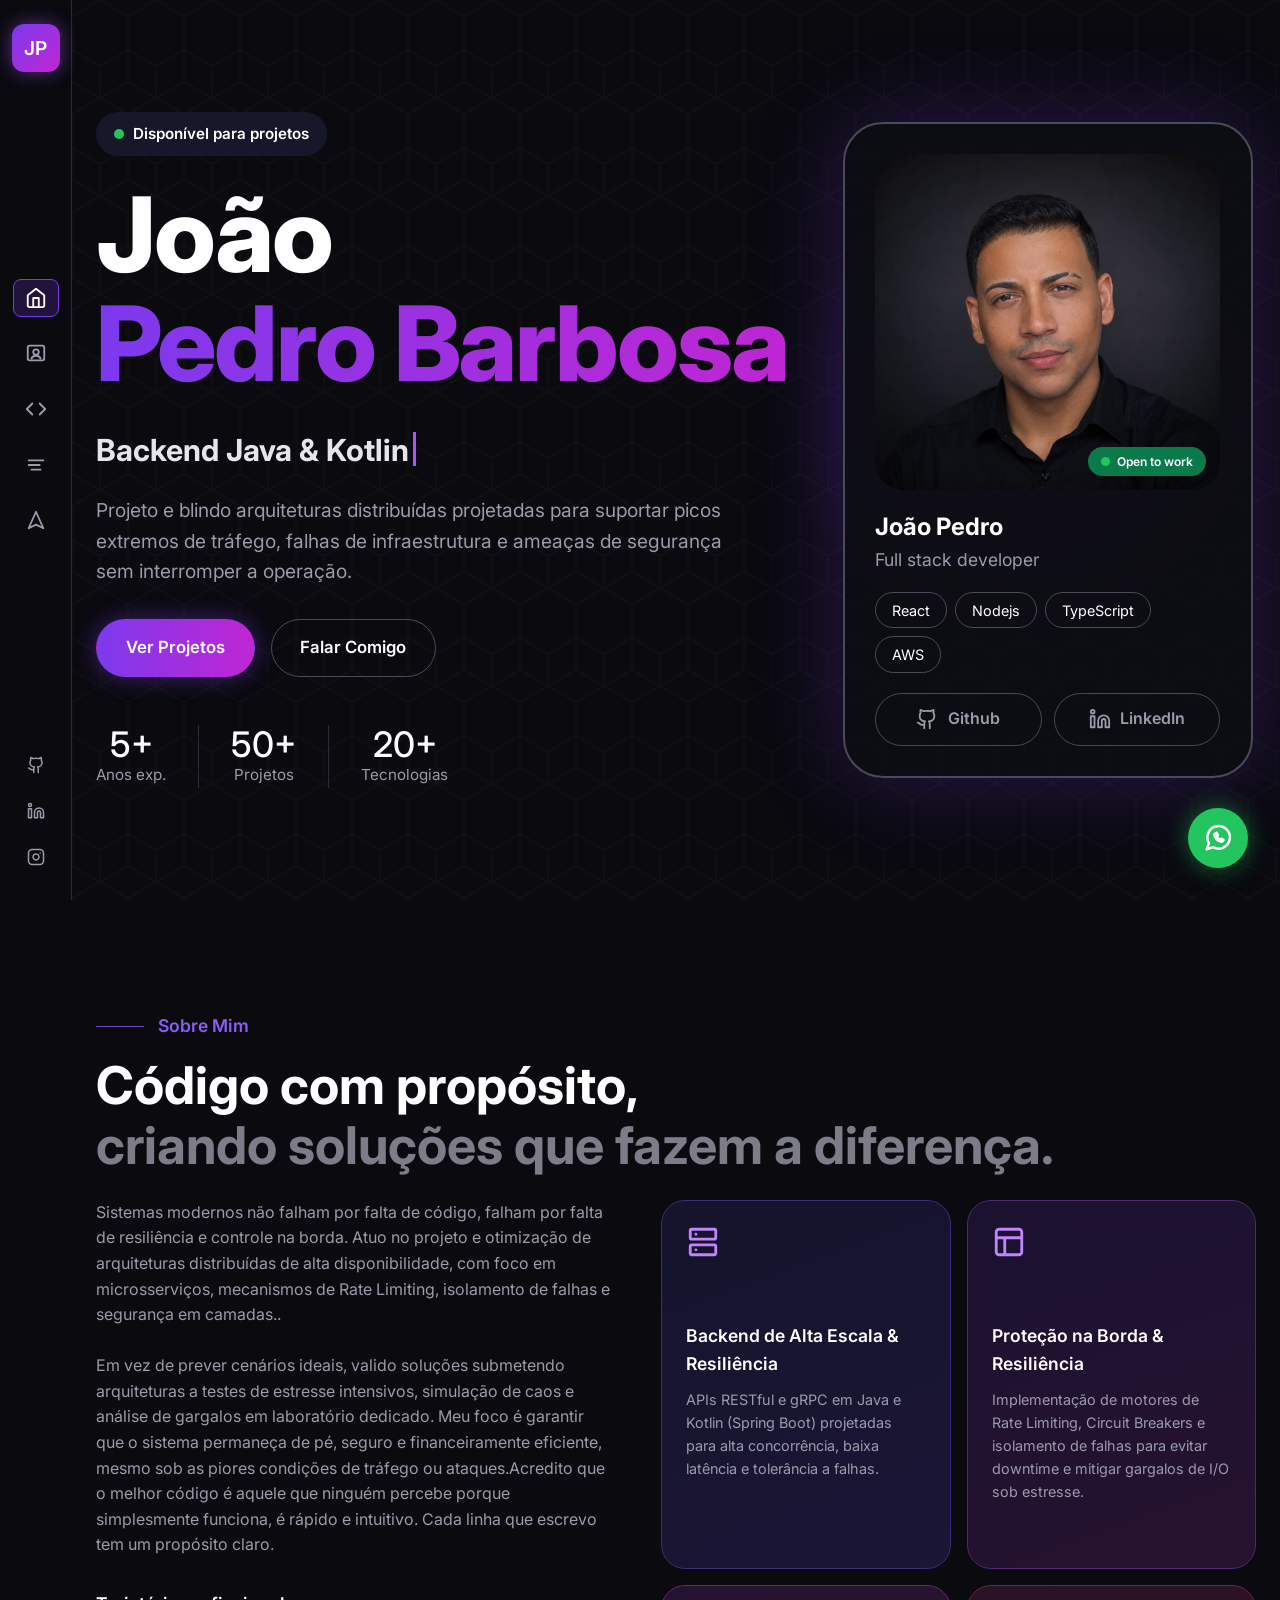
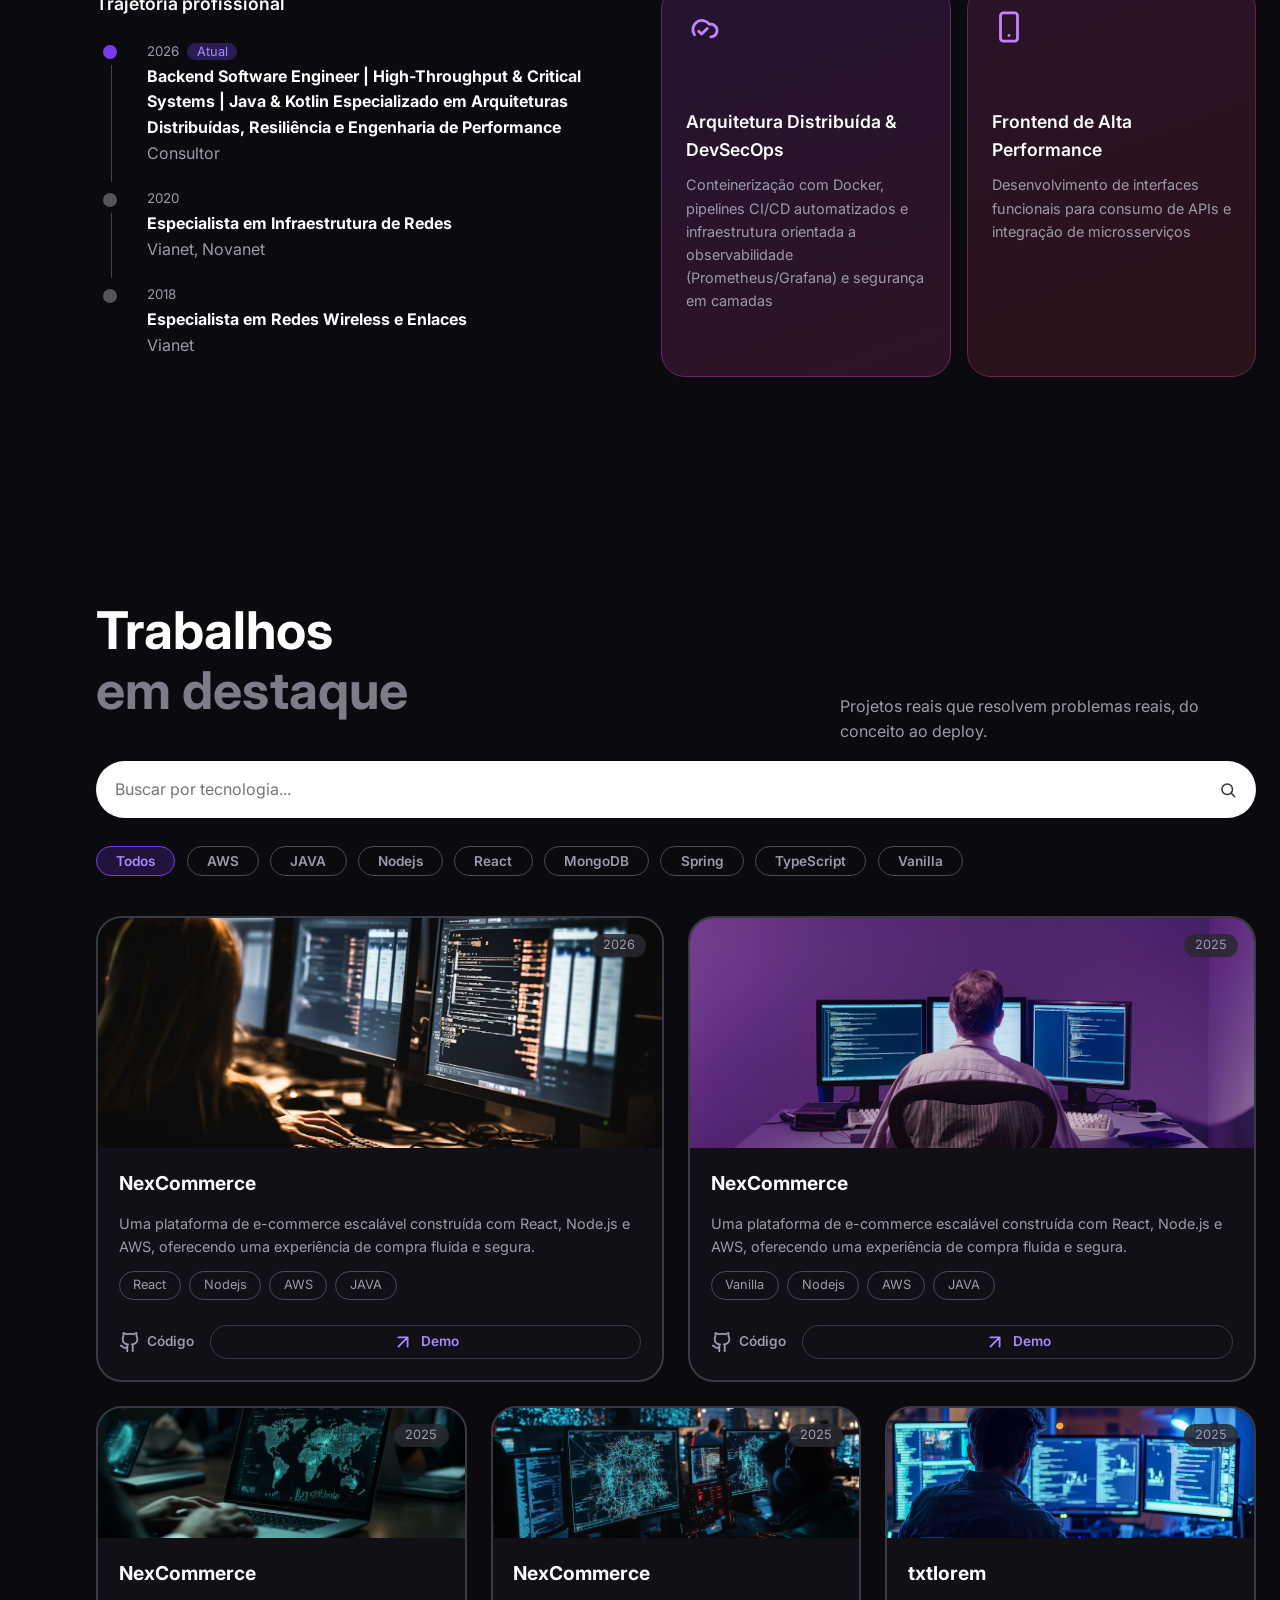
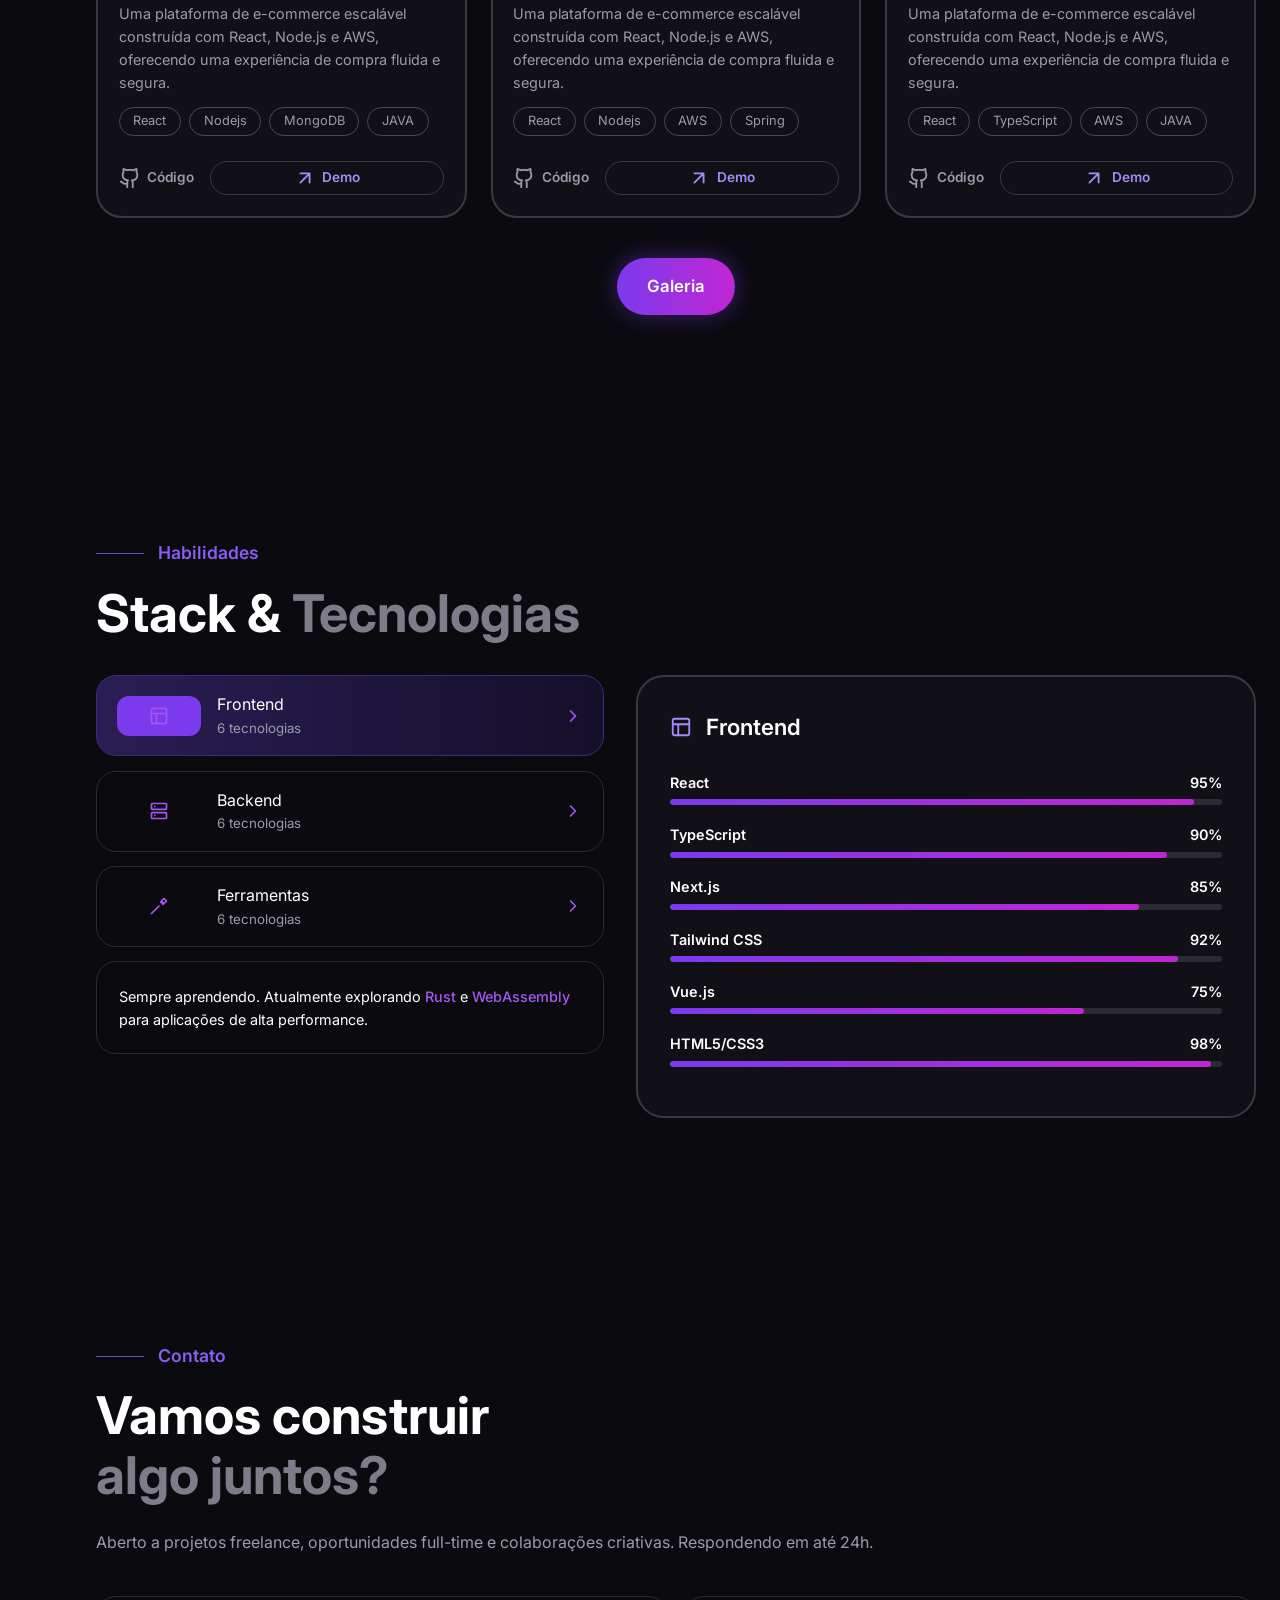
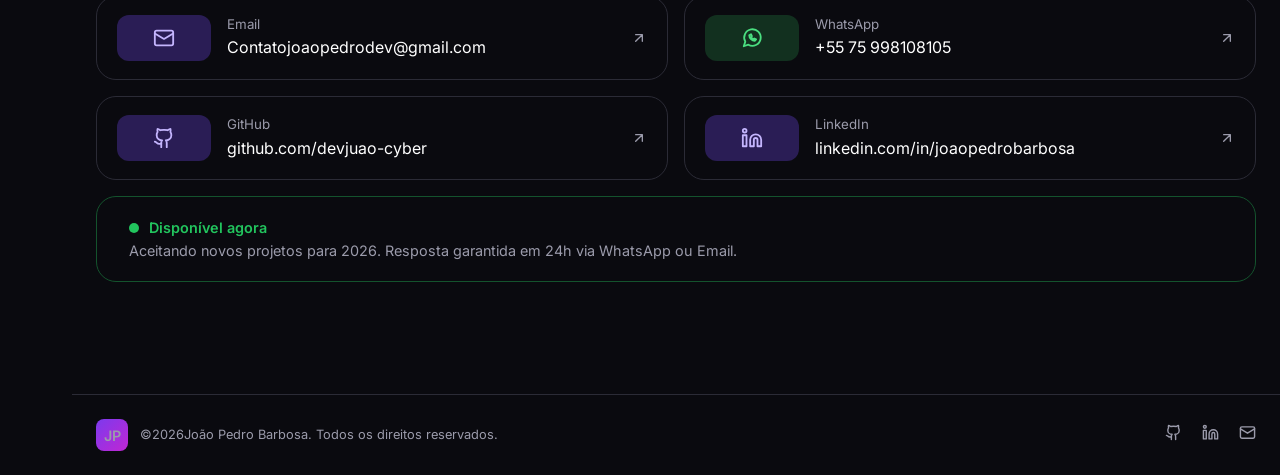
<file: index.html>
<!DOCTYPE html>
<html lang="pt-BR">
<head>
  <meta charset="utf-8">
  <meta name="viewport" content="width=device-width, initial-scale=1">
  <title>João Pedro Barbosa | Desenvolvedor</title>
  <meta name="description" content="Portfólio de João Pedro Barbosa: projetos, tecnologias e contato.">
  <meta name="theme-color" content="#0a0a0f">
  <link rel="preconnect" href="https://fonts.googleapis.com">
  <link rel="preconnect" href="https://fonts.gstatic.com" crossorigin>
  <link href="https://fonts.googleapis.com/css2?family=Inter:wght@400;500;600;700;800&display=swap" rel="stylesheet">
  <link rel="stylesheet" href="/style/style.css">
  <script src="/js/projetos.js" defer></script>
  <script src="/js/comum.js" defer></script>
  <script src="/js/script.js" defer></script>
</head>
<body>

<!-- Ícones (usados com <svg class="i"><use href="#i-nome"/></svg>) -->
<svg width="0" height="0" style="position:absolute" aria-hidden="true">
  <symbol id="i-home" viewBox="0 0 24 24"><path d="m3 9 9-7 9 7v11a2 2 0 0 1-2 2H5a2 2 0 0 1-2-2z"/><path d="M9 22V12h6v10"/></symbol>
  <symbol id="i-user" viewBox="0 0 24 24"><rect x="3" y="4" width="18" height="16" rx="2"/><circle cx="12" cy="11" r="3"/><path d="M7 18c1-2 3-3 5-3s4 1 5 3"/></symbol>
  <symbol id="i-code" viewBox="0 0 24 24"><path d="m16 18 6-6-6-6M8 6l-6 6 6 6"/></symbol>
  <symbol id="i-lines" viewBox="0 0 24 24"><path d="M4 7h16M4 12h12M7 17h10"/></symbol>
  <symbol id="i-send" viewBox="0 0 24 24"><path d="m12 3 8 18-8-4-8 4z"/></symbol>
  <symbol id="i-github" viewBox="0 0 24 24"><path d="M15 22v-4a4.8 4.8 0 0 0-1-3.5c3 0 6-2 6-5.5.08-1.25-.27-2.48-1-3.5.28-1.15.28-2.35 0-3.5 0 0-1 0-3 1.5-2.64-.5-5.36-.5-8 0C6 2 5 2 5 2c-.3 1.15-.3 2.35 0 3.5A5.4 5.4 0 0 0 4 9c0 3.5 3 5.5 6 5.5-.39.49-.68 1.05-.85 1.65S8.93 17.38 9 18v4"/><path d="M9 18c-4.51 2-5-2-7-2"/></symbol>
  <symbol id="i-linkedin" viewBox="0 0 24 24"><path d="M16 8a6 6 0 0 1 6 6v7h-4v-7a2 2 0 0 0-4 0v7h-4v-7a6 6 0 0 1 6-6z"/><rect width="4" height="12" x="2" y="9"/><circle cx="4" cy="4" r="2"/></symbol>
  <symbol id="i-instagram" viewBox="0 0 24 24"><rect width="20" height="20" x="2" y="2" rx="5"/><path d="M16 11.4A4 4 0 1 1 12.6 8 4 4 0 0 1 16 11.4z"/><path d="M17.5 6.5h.01"/></symbol>
  <symbol id="i-mail" viewBox="0 0 24 24"><rect width="20" height="16" x="2" y="4" rx="2"/><path d="m22 7-10 6L2 7"/></symbol>
  <symbol id="i-arrow" viewBox="0 0 24 24"><path d="M7 17 17 7M7 7h10v10"/></symbol>
  <symbol id="i-search" viewBox="0 0 24 24"><circle cx="11" cy="11" r="7"/><path d="m21 21-4.3-4.3"/></symbol>
  <symbol id="i-chev" viewBox="0 0 24 24"><path d="m9 18 6-6-6-6"/></symbol>
  <symbol id="i-whats" viewBox="0 0 24 24"><path d="M3 21l1.7-5A9 9 0 1 1 8 19.3z"/><path d="M9 9c0 3 3 6 6 6l1.5-1.5-2-1-1 .8c-1-.4-2-1.4-2.4-2.4l.8-1-1-2z"/></symbol>
  <symbol id="i-layout" viewBox="0 0 24 24"><rect x="3" y="3" width="18" height="18" rx="2"/><path d="M3 9h18M9 21V9"/></symbol>
  <symbol id="i-server" viewBox="0 0 24 24"><rect x="3" y="3" width="18" height="7" rx="1"/><rect x="3" y="14" width="18" height="7" rx="1"/><path d="M7 6.5h.01M7 17.5h.01"/></symbol>
  <symbol id="i-cloud" viewBox="0 0 24 24"><path d="M17.5 19a4.5 4.5 0 1 0-1-8.9A6 6 0 1 0 6 17.5"/><path d="m9 15 2 2 4-4"/></symbol>
  <symbol id="i-phone" viewBox="0 0 24 24"><rect x="6" y="2" width="12" height="20" rx="2"/><path d="M12 18h.01"/></symbol>
  <symbol id="i-tools" viewBox="0 0 24 24"><path d="M14 7l3 3M3 21l9-9m3-6 3-3 3 3-3 3z"/></symbol>
</svg>

<!-- ===== BARRA LATERAL: (script.js) ===== -->
<aside class="side">
  <a class="logo" href="#inicio" aria-label="Voltar ao início">JP</a>
  <nav class="side-nav" aria-label="Seções do site">
    <a href="#inicio" title="Início" aria-label="Início"><svg class="i"><use href="#i-home"/></svg></a>
    <a href="#sobre" title="Sobre" aria-label="Sobre"><svg class="i"><use href="#i-user"/></svg></a>
    <a href="#projetos" title="Projetos" aria-label="Projetos"><svg class="i"><use href="#i-code"/></svg></a>
    <a href="#habilidades" title="Habilidades" aria-label="Habilidades"><svg class="i"><use href="#i-lines"/></svg></a>
    <a href="#contato" title="Contato" aria-label="Contato"><svg class="i"><use href="#i-send"/></svg></a>
  </nav>
  <div class="side-soc">
    <a href="https://github.com/devjuao-cyber" aria-label="GitHub" rel="noopener"><svg class="i"><use href="#i-github"/></svg></a>
    <a href="https://linkedin.com/in/joaopedrobarbosa" aria-label="LinkedIn" rel="noopener"><svg class="i"><use href="#i-linkedin"/></svg></a>
    <!-- TODO: coloque o link do seu Instagram -->
    <a  href="https://www.instagram.com/juao_barbosa/" target="_blank"  aria-label="Instagram"><svg class="i"><use  href="#i-instagram"/></svg></a>
  </div>
</aside>

<a class="whats" href="https://wa.me/5575998108105" target="_blank" aria-label="Conversar no WhatsApp" rel="noopener"><svg class="i"><use href="#i-whats"/></svg></a>

<main>

<!-- ===== 1. INÍCIO ===== -->
<section class="sec hero" id="inicio">
  <div class="wrap hero-grid">
    <div>
      <p class="badge"><span class="dot"></span>Disponível para projetos</p>
      <h1>João<br><span class="grad">Pedro Barbosa</span></h1>
      <!-- Texto que escreve e apaga sozinho: as frases ficam em script.js (DADOS.frases) -->
      <p class="role"><span id="digitando">Desenvolvedor Frontend</span><span class="caret" aria-hidden="true"></span></p>
      <p class="lead">Projeto e blindo arquiteturas distribuídas projetadas para suportar picos extremos de tráfego, falhas de infraestrutura e ameaças de segurança sem interromper a operação.</p>
      <p class="actions">
        <a class="btn btn-main" href="#projetos">Ver Projetos</a>
        <a class="btn btn-line" href="#contato">Falar Comigo</a>
      </p>
      <dl class="stats">
        <div><dt>5+</dt><dd>Anos exp.</dd></div>
        <div><dt>50+</dt><dd>Projetos</dd></div>
        <div><dt>20+</dt><dd>Tecnologias</dd></div>
      </dl>
    </div>

    <aside class="profile">
      <div class="photo">
        <img src="/img/foto-perfil.jpeg" alt="Foto de João Pedro Barbosa" width="344" height="336">
        <span class="open"><span class="dot"></span>Open to work</span>
      </div>
      <h2>João Pedro</h2>
      <p class="sub">Full stack developer</p>
      <ul class="chips"><li>React</li><li>Nodejs</li><li>TypeScript</li><li>AWS</li></ul>
      <p class="p-links">
        <a class="btn btn-line" href="https://github.com/devjuao-cyber" target="_blank" rel="noopener"><svg class="i"><use href="#i-github"/></svg>Github</a>
        <a class="btn btn-line" href="https://www.linkedin.com/in/jo%C3%A3o-pedro-barbosa-075890139/" target="_blank" rel="noopener"><svg class="i"><use href="#i-linkedin"/></svg>LinkedIn</a>
      </p>
    </aside>
  </div>
</section>

<!-- ===== 2. SOBRE (cartões e trajetória vêm de script.js) ===== -->
<section class="sec" id="sobre">
  <div class="wrap">
    <p class="eyebrow">Sobre Mim</p>
    <h2>Código com propósito,<br><span class="dim">criando soluções que fazem a diferença.</span></h2>
    <div class="about-grid">
      <div>
        <p class="muted">Sistemas modernos não falham por falta de código, falham por falta de resiliência e controle na borda. Atuo no projeto e otimização de arquiteturas distribuídas de alta disponibilidade, com foco em microsserviços, mecanismos de Rate Limiting, isolamento de falhas e segurança em camadas..
          <br><br>
        Em vez de prever cenários ideais, valido soluções submetendo arquiteturas a testes de estresse intensivos, simulação de caos e análise de gargalos em laboratório dedicado. Meu foco é garantir que o sistema permaneça de pé, seguro e financeiramente eficiente, mesmo sob as piores condições de tráfego ou ataques.Acredito que o melhor código é aquele que ninguém percebe porque simplesmente funciona, é rápido e intuitivo. Cada linha que escrevo tem um propósito claro.</p>
        <h3>Trajetória profissional</h3>
        <ol class="timeline" id="timeline"></ol>
      </div>
      <div class="feats" id="feats"></div>
    </div>
  </div>
</section>

<!-- ===== 3. PROJETOS (cartões vêm de script.js) ===== -->
<section class="sec" id="projetos">
  <div class="wrap">
    <div class="head-row">
      <h2>Trabalhos<br><span class="dim">em destaque</span></h2>
      <p class="muted">Projetos reais que resolvem problemas reais, do conceito ao deploy.</p>
    </div>
    <label class="search">
      <span class="sr">Buscar por tecnologia</span>
      <input type="search" id="busca" placeholder="Buscar por tecnologia...">
      <svg class="i"><use href="#i-search"/></svg>
    </label>
    <div class="filters" id="filtros"></div>
    <div class="proj-grid" id="projetos-grid"></div>
    <p class="center"><a class="btn btn-main" href="/pages/galeria.html">Galeria</a></p><!-- linkgaleria -->
  </div>
</section>

<!-- ===== 4. HABILIDADES (abas e barras vêm de script.js) ===== -->
<section class="sec" id="habilidades">
  <div class="wrap">
    <p class="eyebrow">Habilidades</p>
    <h2>Stack &amp; <span class="dim">Tecnologias</span></h2>
    <div class="skills-grid">
      <div>
        <div class="tabs" id="abas" role="tablist"></div>
        <p class="note">Sempre aprendendo. Atualmente explorando <b>Rust</b> e <b>WebAssembly</b> para aplicações de alta performance.</p>
      </div>
      <div class="panel" id="painel" role="tabpanel" aria-live="polite"></div>
    </div>
  </div>
</section>

<!-- ===== 5. CONTATO ===== -->
<section class="sec" id="contato">
  <div class="wrap">
    <p class="eyebrow">Contato</p>
    <h2>Vamos construir<br><span class="dim">algo juntos?</span></h2>
    <p class="muted">Aberto a projetos freelance, oportunidades full-time e colaborações criativas. Respondendo em até 24h.</p>
    <div class="contact-grid">
      <a class="c-card" href="mailto:contatojoaopedrodev@gmail.com"><span class="c-ico"><svg class="i"><use href="#i-mail"/></svg></span><span><small>Email</small>Contatojoaopedrodev@gmail.com</span><svg class="i go"><use href="#i-arrow"/></svg></a>
      <a class="c-card" href="https://wa.me/5575998108105" target="_blank" rel="noopener"><span class="c-ico zap"><svg class="i"><use href="#i-whats"/></svg></span><span><small>WhatsApp</small>+55 75 998108105</span><svg class="i go"><use href="#i-arrow"/></svg></a>
      <a class="c-card" href="https://github.com/devjuao-cyber" target="_blank" rel="noopener"><span class="c-ico"><svg class="i"><use href="#i-github"/></svg></span><span><small>GitHub</small>github.com/devjuao-cyber</span><svg class="i go"><use href="#i-arrow"/></svg></a>
      <a class="c-card" href="https://www.linkedin.com/in/jo%C3%A3o-pedro-barbosa-075890139/" target="_blank" rel="noopener"><span class="c-ico"><svg class="i"><use href="#i-linkedin"/></svg></span><span><small>LinkedIn</small>linkedin.com/in/joaopedrobarbosa</span><svg class="i go"><use href="#i-arrow"/></svg></a>
    </div>
    <div class="avail"><p><span class="dot"></span>Disponível agora</p><p class="muted">Aceitando novos projetos para 2026. Resposta garantida em 24h via WhatsApp ou Email.</p></div>
  </div>
</section>

</main>

<footer class="footer">
  <div class="wrap foot-in">
    <span class="foot-l"><span class="logo sm">JP</span>© <span id="ano">2026</span> João Pedro Barbosa. Todos os direitos reservados.</span>
    <span class="foot-r">
      <a href="https://github.com/devjuao-cyber" aria-label="GitHub" target="_blank" rel="noopener"><svg class="i"><use href="#i-github"/></svg></a>
      <a href="https://www.linkedin.com/in/jo%C3%A3o-pedro-barbosa-075890139/" aria-label="LinkedIn" target="_blank" rel="noopener"><svg class="i"><use href="#i-linkedin"/></svg></a>
      <a href="mailto:contatojoaopedrodev@gmail.com" aria-label="Email"><svg class="i"><use href="#i-mail"/></svg></a>
    </span>
  </div>
</footer>

</body>
</html>
</file>
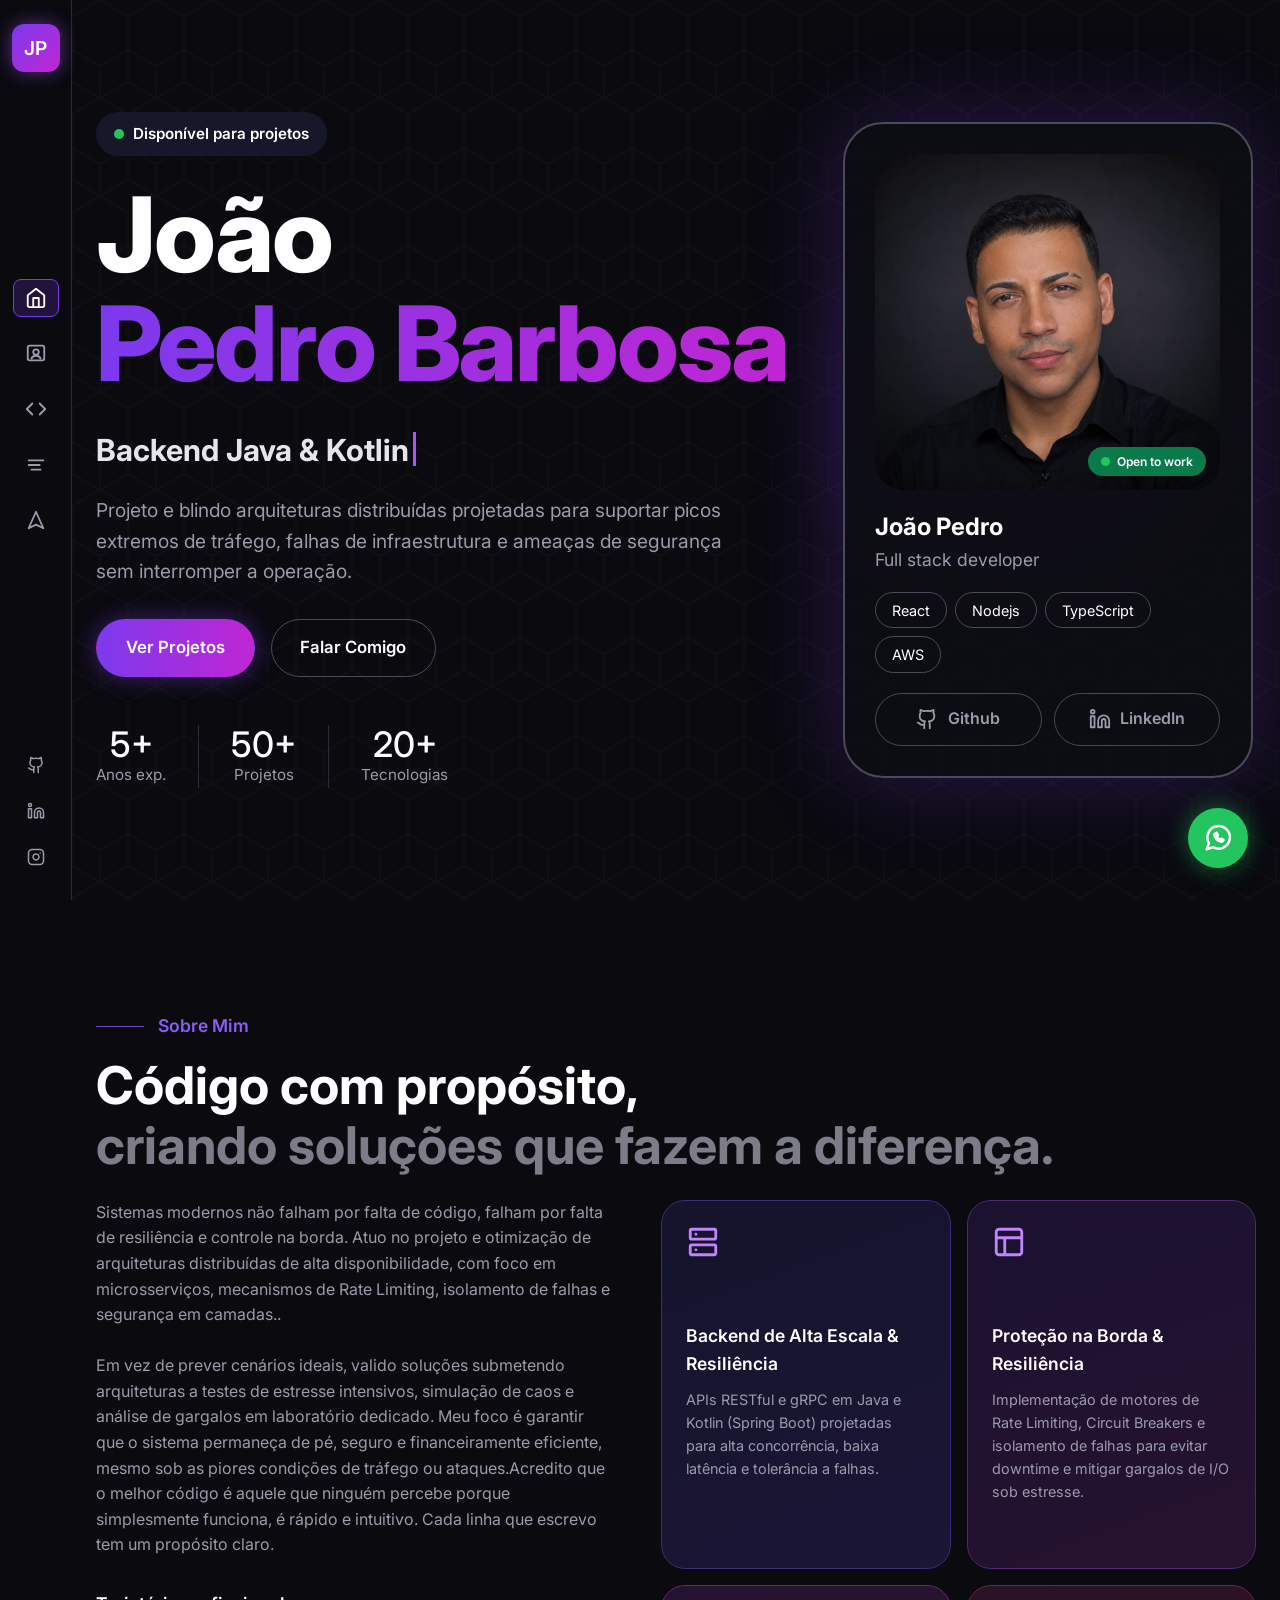
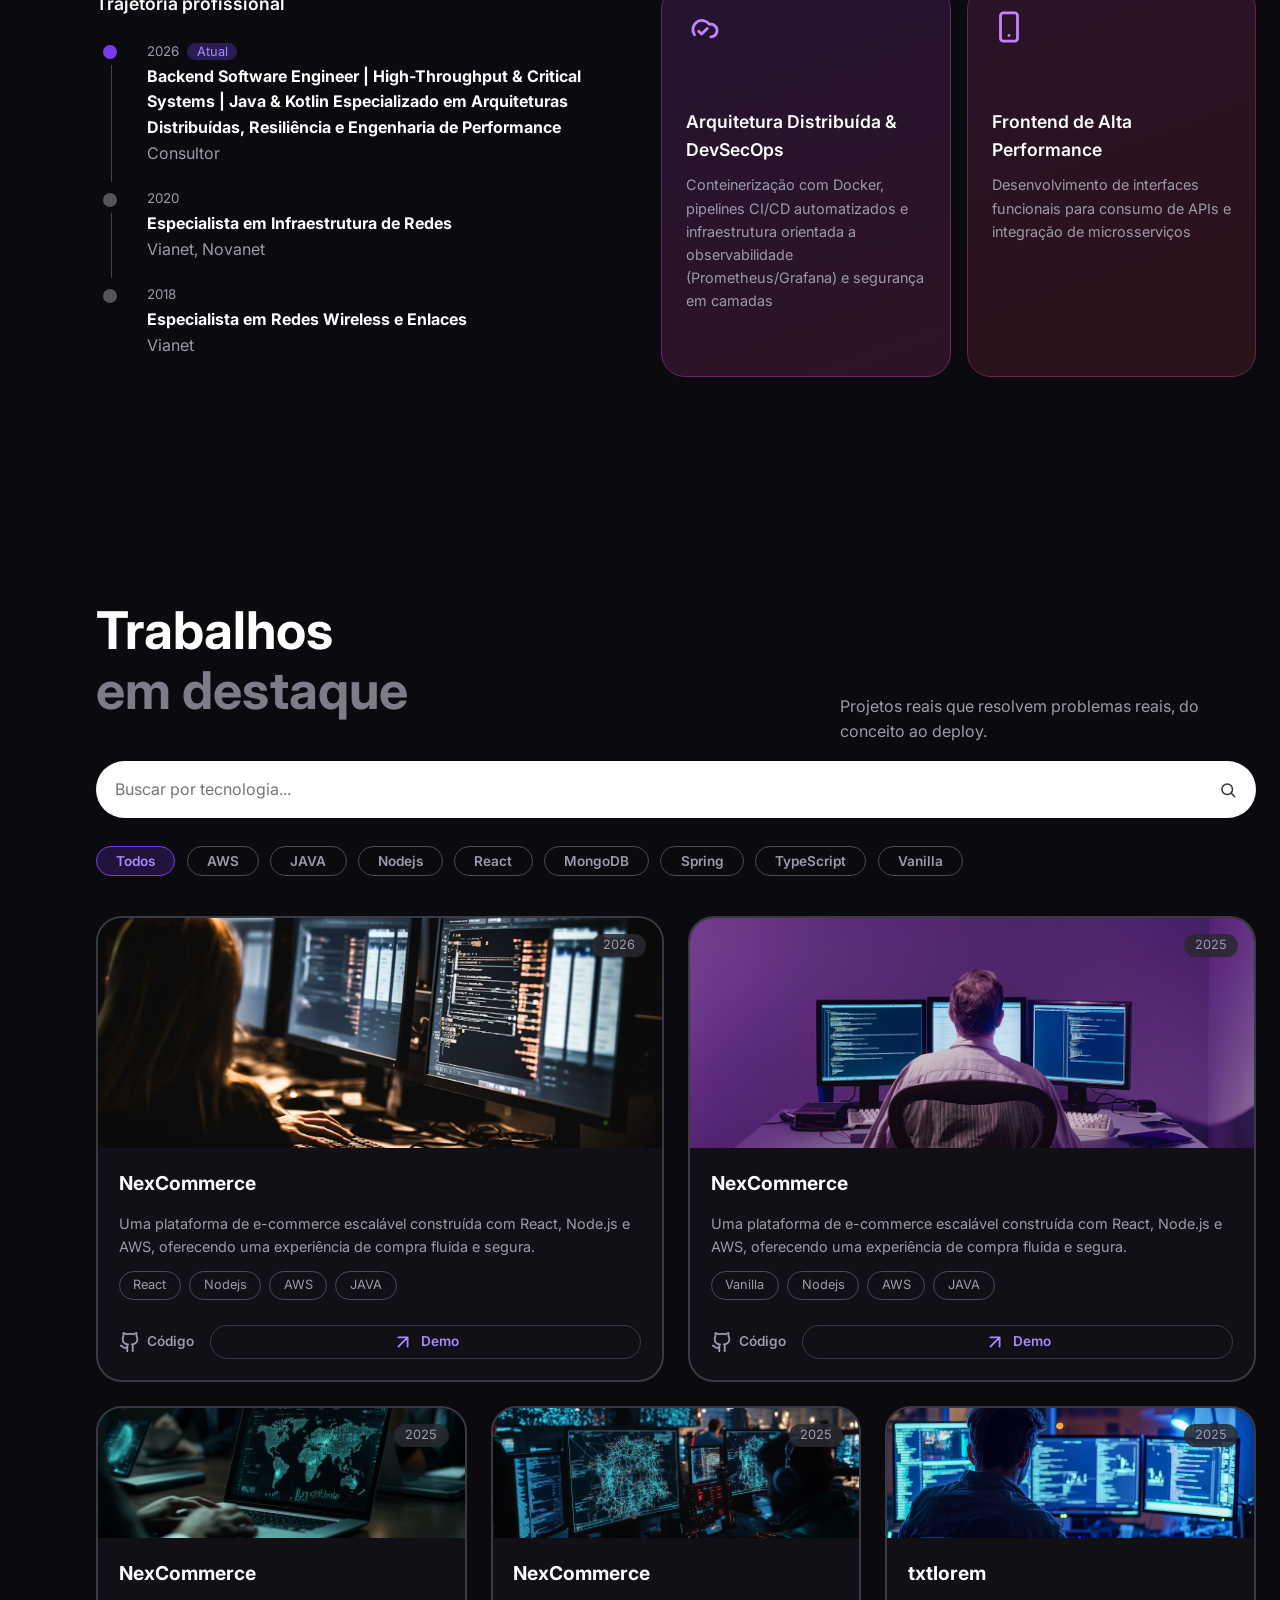
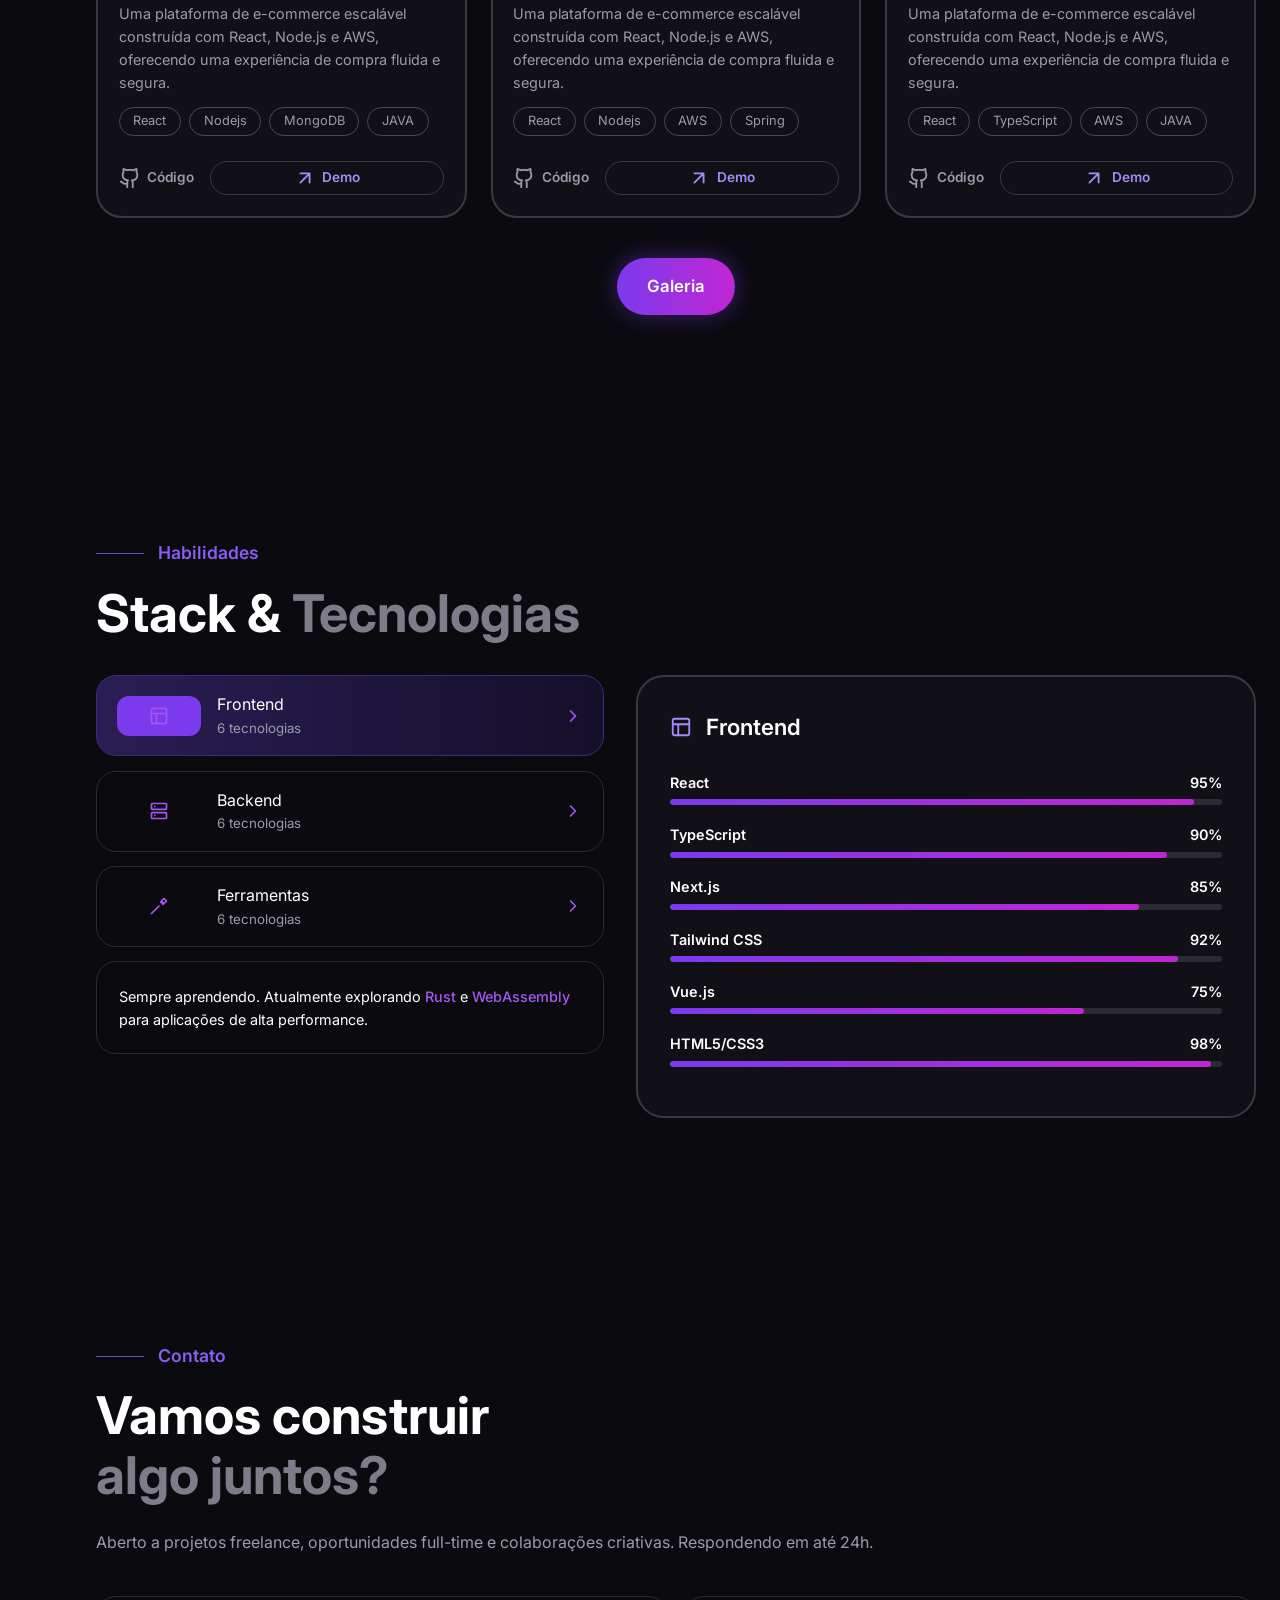
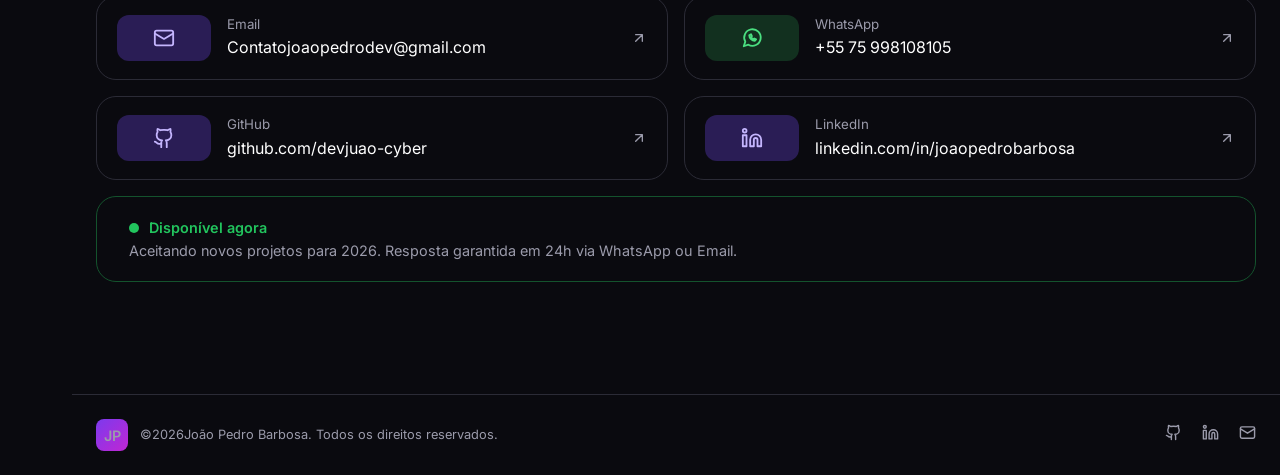
<file: pages/index.html>
<!DOCTYPE html>
<html lang="pt-BR">
<head>
  <meta charset="utf-8">
  <meta name="viewport" content="width=device-width, initial-scale=1">
  <title>João Pedro Barbosa | Desenvolvedor</title>
  <meta name="description" content="Portfólio de João Pedro Barbosa: projetos, tecnologias e contato.">
  <meta name="theme-color" content="#0a0a0f">
  <link rel="preconnect" href="https://fonts.googleapis.com">
  <link rel="preconnect" href="https://fonts.gstatic.com" crossorigin>
  <link href="https://fonts.googleapis.com/css2?family=Inter:wght@400;500;600;700;800&display=swap" rel="stylesheet">
  <link rel="stylesheet" href="/style/style.css">
  <script src="/js/projetos.js" defer></script>
  <script src="/js/comum.js" defer></script>
  <script src="/js/script.js" defer></script>
</head>
<body>

<!-- Ícones (usados com <svg class="i"><use href="#i-nome"/></svg>) -->
<svg width="0" height="0" style="position:absolute" aria-hidden="true">
  <symbol id="i-home" viewBox="0 0 24 24"><path d="m3 9 9-7 9 7v11a2 2 0 0 1-2 2H5a2 2 0 0 1-2-2z"/><path d="M9 22V12h6v10"/></symbol>
  <symbol id="i-user" viewBox="0 0 24 24"><rect x="3" y="4" width="18" height="16" rx="2"/><circle cx="12" cy="11" r="3"/><path d="M7 18c1-2 3-3 5-3s4 1 5 3"/></symbol>
  <symbol id="i-code" viewBox="0 0 24 24"><path d="m16 18 6-6-6-6M8 6l-6 6 6 6"/></symbol>
  <symbol id="i-lines" viewBox="0 0 24 24"><path d="M4 7h16M4 12h12M7 17h10"/></symbol>
  <symbol id="i-send" viewBox="0 0 24 24"><path d="m12 3 8 18-8-4-8 4z"/></symbol>
  <symbol id="i-github" viewBox="0 0 24 24"><path d="M15 22v-4a4.8 4.8 0 0 0-1-3.5c3 0 6-2 6-5.5.08-1.25-.27-2.48-1-3.5.28-1.15.28-2.35 0-3.5 0 0-1 0-3 1.5-2.64-.5-5.36-.5-8 0C6 2 5 2 5 2c-.3 1.15-.3 2.35 0 3.5A5.4 5.4 0 0 0 4 9c0 3.5 3 5.5 6 5.5-.39.49-.68 1.05-.85 1.65S8.93 17.38 9 18v4"/><path d="M9 18c-4.51 2-5-2-7-2"/></symbol>
  <symbol id="i-linkedin" viewBox="0 0 24 24"><path d="M16 8a6 6 0 0 1 6 6v7h-4v-7a2 2 0 0 0-4 0v7h-4v-7a6 6 0 0 1 6-6z"/><rect width="4" height="12" x="2" y="9"/><circle cx="4" cy="4" r="2"/></symbol>
  <symbol id="i-instagram" viewBox="0 0 24 24"><rect width="20" height="20" x="2" y="2" rx="5"/><path d="M16 11.4A4 4 0 1 1 12.6 8 4 4 0 0 1 16 11.4z"/><path d="M17.5 6.5h.01"/></symbol>
  <symbol id="i-mail" viewBox="0 0 24 24"><rect width="20" height="16" x="2" y="4" rx="2"/><path d="m22 7-10 6L2 7"/></symbol>
  <symbol id="i-arrow" viewBox="0 0 24 24"><path d="M7 17 17 7M7 7h10v10"/></symbol>
  <symbol id="i-search" viewBox="0 0 24 24"><circle cx="11" cy="11" r="7"/><path d="m21 21-4.3-4.3"/></symbol>
  <symbol id="i-chev" viewBox="0 0 24 24"><path d="m9 18 6-6-6-6"/></symbol>
  <symbol id="i-whats" viewBox="0 0 24 24"><path d="M3 21l1.7-5A9 9 0 1 1 8 19.3z"/><path d="M9 9c0 3 3 6 6 6l1.5-1.5-2-1-1 .8c-1-.4-2-1.4-2.4-2.4l.8-1-1-2z"/></symbol>
  <symbol id="i-layout" viewBox="0 0 24 24"><rect x="3" y="3" width="18" height="18" rx="2"/><path d="M3 9h18M9 21V9"/></symbol>
  <symbol id="i-server" viewBox="0 0 24 24"><rect x="3" y="3" width="18" height="7" rx="1"/><rect x="3" y="14" width="18" height="7" rx="1"/><path d="M7 6.5h.01M7 17.5h.01"/></symbol>
  <symbol id="i-cloud" viewBox="0 0 24 24"><path d="M17.5 19a4.5 4.5 0 1 0-1-8.9A6 6 0 1 0 6 17.5"/><path d="m9 15 2 2 4-4"/></symbol>
  <symbol id="i-phone" viewBox="0 0 24 24"><rect x="6" y="2" width="12" height="20" rx="2"/><path d="M12 18h.01"/></symbol>
  <symbol id="i-tools" viewBox="0 0 24 24"><path d="M14 7l3 3M3 21l9-9m3-6 3-3 3 3-3 3z"/></symbol>
</svg>

<!-- ===== BARRA LATERAL: (script.js) ===== -->
<aside class="side">
  <a class="logo" href="#inicio" aria-label="Voltar ao início">JP</a>
  <nav class="side-nav" aria-label="Seções do site">
    <a href="#inicio" title="Início" aria-label="Início"><svg class="i"><use href="#i-home"/></svg></a>
    <a href="#sobre" title="Sobre" aria-label="Sobre"><svg class="i"><use href="#i-user"/></svg></a>
    <a href="#projetos" title="Projetos" aria-label="Projetos"><svg class="i"><use href="#i-code"/></svg></a>
    <a href="#habilidades" title="Habilidades" aria-label="Habilidades"><svg class="i"><use href="#i-lines"/></svg></a>
    <a href="#contato" title="Contato" aria-label="Contato"><svg class="i"><use href="#i-send"/></svg></a>
  </nav>
  <div class="side-soc">
    <a href="https://github.com/devjuao-cyber" aria-label="GitHub" rel="noopener"><svg class="i"><use href="#i-github"/></svg></a>
    <a href="https://linkedin.com/in/joaopedrobarbosa" aria-label="LinkedIn" rel="noopener"><svg class="i"><use href="#i-linkedin"/></svg></a>
    <!-- TODO: coloque o link do seu Instagram -->
    <a  href="https://www.instagram.com/juao_barbosa/" target="_blank"  aria-label="Instagram"><svg class="i"><use  href="#i-instagram"/></svg></a>
  </div>
</aside>

<a class="whats" href="https://wa.me/5575998108105" target="_blank" aria-label="Conversar no WhatsApp" rel="noopener"><svg class="i"><use href="#i-whats"/></svg></a>

<main>

<!-- ===== 1. INÍCIO ===== -->
<section class="sec hero" id="inicio">
  <div class="wrap hero-grid">
    <div>
      <p class="badge"><span class="dot"></span>Disponível para projetos</p>
      <h1>João<br><span class="grad">Pedro Barbosa</span></h1>
      <!-- Texto que escreve e apaga sozinho: as frases ficam em script.js (DADOS.frases) -->
      <p class="role"><span id="digitando">Desenvolvedor Frontend</span><span class="caret" aria-hidden="true"></span></p>
      <p class="lead">Projeto e blindo arquiteturas distribuídas projetadas para suportar picos extremos de tráfego, falhas de infraestrutura e ameaças de segurança sem interromper a operação.</p>
      <p class="actions">
        <a class="btn btn-main" href="#projetos">Ver Projetos</a>
        <a class="btn btn-line" href="#contato">Falar Comigo</a>
      </p>
      <dl class="stats">
        <div><dt>5+</dt><dd>Anos exp.</dd></div>
        <div><dt>50+</dt><dd>Projetos</dd></div>
        <div><dt>20+</dt><dd>Tecnologias</dd></div>
      </dl>
    </div>

    <aside class="profile">
      <div class="photo">
        <img src="/img/foto-perfil.jpeg" alt="Foto de João Pedro Barbosa" width="344" height="336">
        <span class="open"><span class="dot"></span>Open to work</span>
      </div>
      <h2>João Pedro</h2>
      <p class="sub">Full stack developer</p>
      <ul class="chips"><li>React</li><li>Nodejs</li><li>TypeScript</li><li>AWS</li></ul>
      <p class="p-links">
        <a class="btn btn-line" href="https://github.com/devjuao-cyber" target="_blank" rel="noopener"><svg class="i"><use href="#i-github"/></svg>Github</a>
        <a class="btn btn-line" href="https://www.linkedin.com/in/jo%C3%A3o-pedro-barbosa-075890139/" target="_blank" rel="noopener"><svg class="i"><use href="#i-linkedin"/></svg>LinkedIn</a>
      </p>
    </aside>
  </div>
</section>

<!-- ===== 2. SOBRE (cartões e trajetória vêm de script.js) ===== -->
<section class="sec" id="sobre">
  <div class="wrap">
    <p class="eyebrow">Sobre Mim</p>
    <h2>Código com propósito,<br><span class="dim">criando soluções que fazem a diferença.</span></h2>
    <div class="about-grid">
      <div>
        <p class="muted">Sistemas modernos não falham por falta de código, falham por falta de resiliência e controle na borda. Atuo no projeto e otimização de arquiteturas distribuídas de alta disponibilidade, com foco em microsserviços, mecanismos de Rate Limiting, isolamento de falhas e segurança em camadas..
          <br><br>
        Em vez de prever cenários ideais, valido soluções submetendo arquiteturas a testes de estresse intensivos, simulação de caos e análise de gargalos em laboratório dedicado. Meu foco é garantir que o sistema permaneça de pé, seguro e financeiramente eficiente, mesmo sob as piores condições de tráfego ou ataques.Acredito que o melhor código é aquele que ninguém percebe porque simplesmente funciona, é rápido e intuitivo. Cada linha que escrevo tem um propósito claro.</p>
        <h3>Trajetória profissional</h3>
        <ol class="timeline" id="timeline"></ol>
      </div>
      <div class="feats" id="feats"></div>
    </div>
  </div>
</section>

<!-- ===== 3. PROJETOS (cartões vêm de script.js) ===== -->
<section class="sec" id="projetos">
  <div class="wrap">
    <div class="head-row">
      <h2>Trabalhos<br><span class="dim">em destaque</span></h2>
      <p class="muted">Projetos reais que resolvem problemas reais, do conceito ao deploy.</p>
    </div>
    <label class="search">
      <span class="sr">Buscar por tecnologia</span>
      <input type="search" id="busca" placeholder="Buscar por tecnologia...">
      <svg class="i"><use href="#i-search"/></svg>
    </label>
    <div class="filters" id="filtros"></div>
    <div class="proj-grid" id="projetos-grid"></div>
    <p class="center"><a class="btn btn-main" href="galeria.html">Galeria</a></p>
  </div>
</section>

<!-- ===== 4. HABILIDADES (abas e barras vêm de script.js) ===== -->
<section class="sec" id="habilidades">
  <div class="wrap">
    <p class="eyebrow">Habilidades</p>
    <h2>Stack &amp; <span class="dim">Tecnologias</span></h2>
    <div class="skills-grid">
      <div>
        <div class="tabs" id="abas" role="tablist"></div>
        <p class="note">Sempre aprendendo. Atualmente explorando <b>Rust</b> e <b>WebAssembly</b> para aplicações de alta performance.</p>
      </div>
      <div class="panel" id="painel" role="tabpanel" aria-live="polite"></div>
    </div>
  </div>
</section>

<!-- ===== 5. CONTATO ===== -->
<section class="sec" id="contato">
  <div class="wrap">
    <p class="eyebrow">Contato</p>
    <h2>Vamos construir<br><span class="dim">algo juntos?</span></h2>
    <p class="muted">Aberto a projetos freelance, oportunidades full-time e colaborações criativas. Respondendo em até 24h.</p>
    <div class="contact-grid">
      <a class="c-card" href="mailto:contatojoaopedrodev@gmail.com"><span class="c-ico"><svg class="i"><use href="#i-mail"/></svg></span><span><small>Email</small>Contatojoaopedrodev@gmail.com</span><svg class="i go"><use href="#i-arrow"/></svg></a>
      <a class="c-card" href="https://wa.me/5575998108105" target="_blank" rel="noopener"><span class="c-ico zap"><svg class="i"><use href="#i-whats"/></svg></span><span><small>WhatsApp</small>+55 75 998108105</span><svg class="i go"><use href="#i-arrow"/></svg></a>
      <a class="c-card" href="https://github.com/devjuao-cyber" target="_blank" rel="noopener"><span class="c-ico"><svg class="i"><use href="#i-github"/></svg></span><span><small>GitHub</small>github.com/devjuao-cyber</span><svg class="i go"><use href="#i-arrow"/></svg></a>
      <a class="c-card" href="https://www.linkedin.com/in/jo%C3%A3o-pedro-barbosa-075890139/" target="_blank" rel="noopener"><span class="c-ico"><svg class="i"><use href="#i-linkedin"/></svg></span><span><small>LinkedIn</small>linkedin.com/in/joaopedrobarbosa</span><svg class="i go"><use href="#i-arrow"/></svg></a>
    </div>
    <div class="avail"><p><span class="dot"></span>Disponível agora</p><p class="muted">Aceitando novos projetos para 2026. Resposta garantida em 24h via WhatsApp ou Email.</p></div>
  </div>
</section>

</main>

<footer class="footer">
  <div class="wrap foot-in">
    <span class="foot-l"><span class="logo sm">JP</span>© <span id="ano">2026</span> João Pedro Barbosa. Todos os direitos reservados.</span>
    <span class="foot-r">
      <a href="https://github.com/devjuao-cyber" aria-label="GitHub" target="_blank" rel="noopener"><svg class="i"><use href="#i-github"/></svg></a>
      <a href="https://www.linkedin.com/in/jo%C3%A3o-pedro-barbosa-075890139/" aria-label="LinkedIn" target="_blank" rel="noopener"><svg class="i"><use href="#i-linkedin"/></svg></a>
      <a href="mailto:contatojoaopedrodev@gmail.com" aria-label="Email"><svg class="i"><use href="#i-mail"/></svg></a>
    </span>
  </div>
</footer>

</body>
</html>
</file>
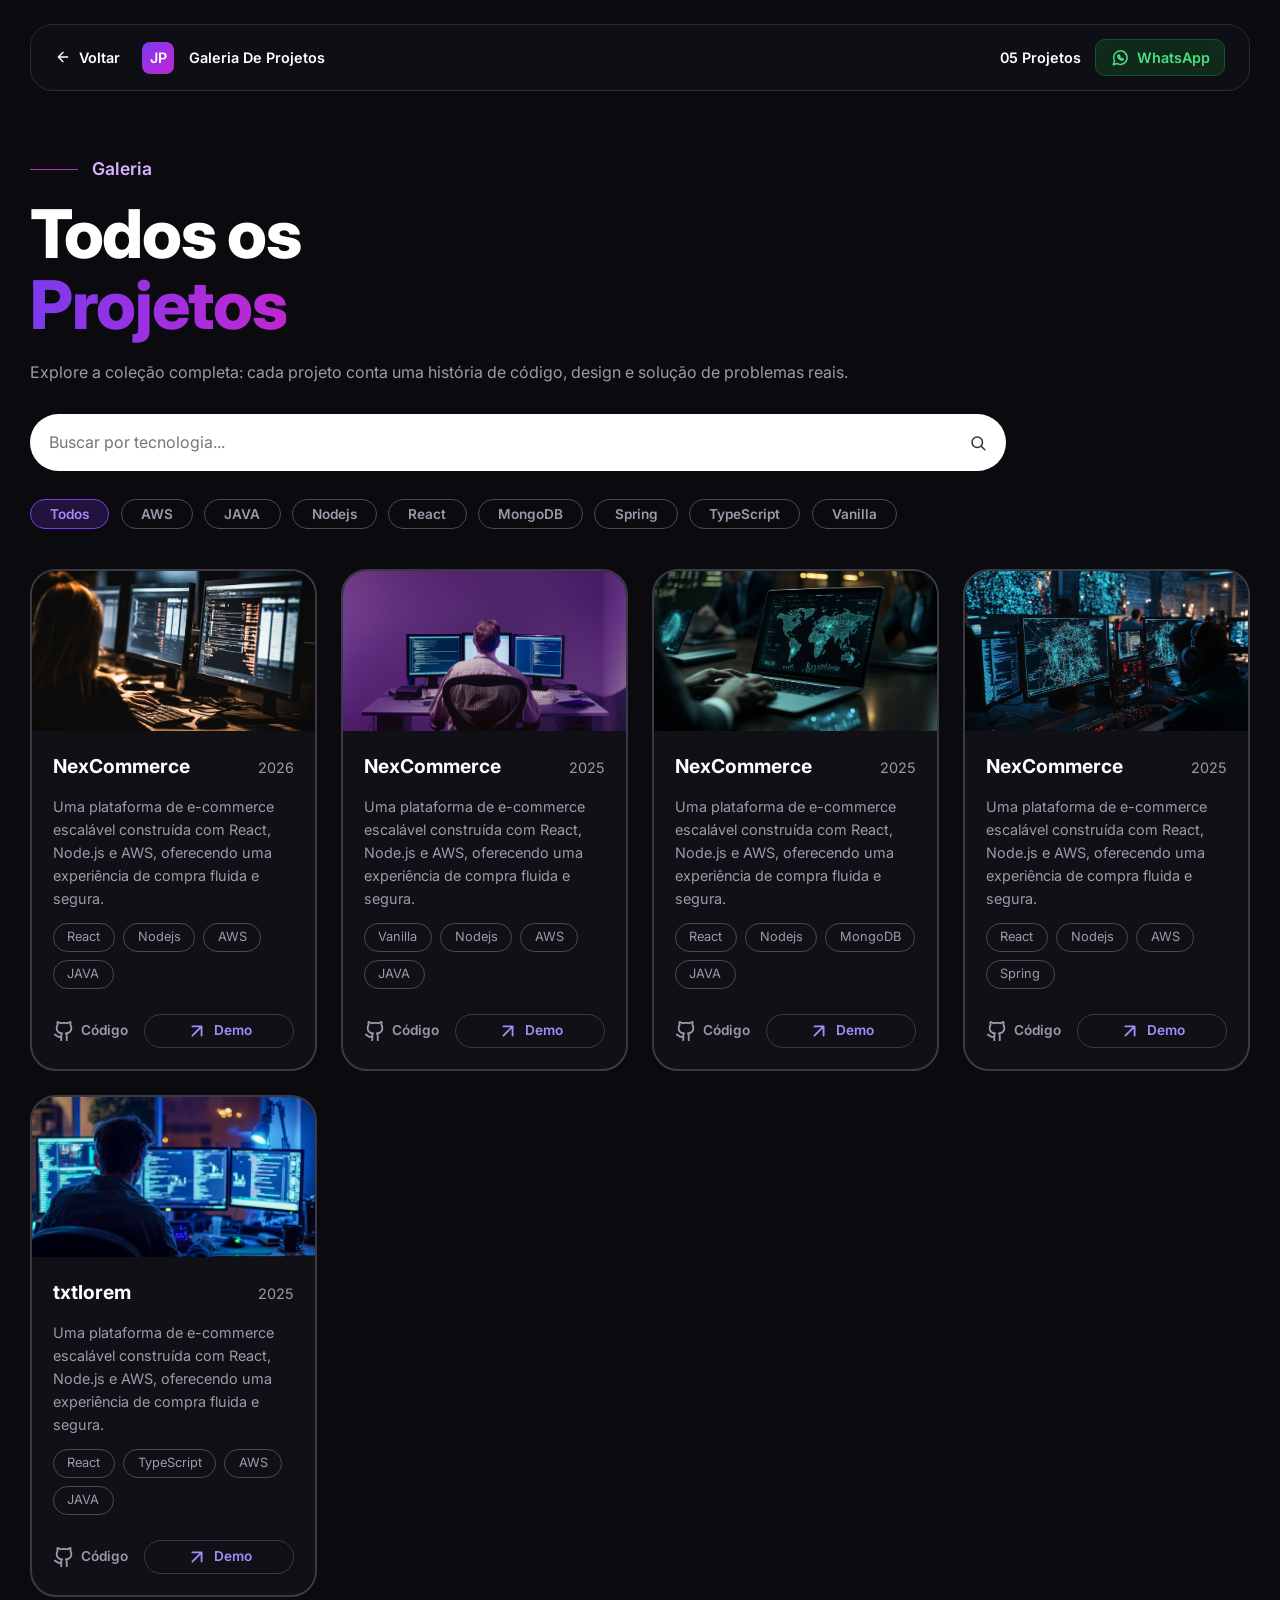
<file: pages/galeria.html>
<!DOCTYPE html>
<html lang="pt-BR">
<head>
  <meta charset="utf-8">
  <meta name="viewport" content="width=device-width, initial-scale=1">
  <title>Galeria de Projetos | João Pedro Barbosa</title>
  <meta name="description" content="Todos os projetos de João Pedro Barbosa: código, design e solução de problemas reais.">
  <meta name="theme-color" content="#0a0a0f">
  <link rel="preconnect" href="https://fonts.googleapis.com">
  <link rel="preconnect" href="https://fonts.gstatic.com" crossorigin>
  <link href="https://fonts.googleapis.com/css2?family=Inter:wght@400;500;600;700;800&display=swap" rel="stylesheet">
  <link rel="stylesheet" href="/style/style.css">
  <script src="/js/projetos.js" defer></script>
  <script src="/js/comum.js" defer></script>
  <script src="/js/galeria.js" defer></script>
</head>
<body class="galeria">

<!-- Ícones usados nesta página (mesmo formato do index.html) -->
<svg width="0" height="0" style="position:absolute" aria-hidden="true">
  <symbol id="i-back" viewBox="0 0 24 24"><path d="M19 12H5M12 19l-7-7 7-7"/></symbol>
  <symbol id="i-github" viewBox="0 0 24 24"><path d="M15 22v-4a4.8 4.8 0 0 0-1-3.5c3 0 6-2 6-5.5.08-1.25-.27-2.48-1-3.5.28-1.15.28-2.35 0-3.5 0 0-1 0-3 1.5-2.64-.5-5.36-.5-8 0C6 2 5 2 5 2c-.3 1.15-.3 2.35 0 3.5A5.4 5.4 0 0 0 4 9c0 3.5 3 5.5 6 5.5-.39.49-.68 1.05-.85 1.65S8.93 17.38 9 18v4"/><path d="M9 18c-4.51 2-5-2-7-2"/></symbol>
  <symbol id="i-arrow" viewBox="0 0 24 24"><path d="M7 17 17 7M7 7h10v10"/></symbol>
  <symbol id="i-search" viewBox="0 0 24 24"><circle cx="11" cy="11" r="7"/><path d="m21 21-4.3-4.3"/></symbol>
  <symbol id="i-whats" viewBox="0 0 24 24"><path d="M3 21l1.7-5A9 9 0 1 1 8 19.3z"/><path d="M9 9c0 3 3 6 6 6l1.5-1.5-2-1-1 .8c-1-.4-2-1.4-2.4-2.4l.8-1-1-2z"/></symbol>
</svg>

<!-- Barra superior fixa -->
<header class="topbar">
  <div class="tb-l">
    <a class="voltar" href="/index.html"><svg class="i"><use href="#i-back"/></svg>Voltar</a>
    <span class="logo sm">JP</span>
    <span class="tt">Galeria De Projetos</span>
  </div>
  <div class="tb-r">
    <span id="contagem">00 Projetos</span>
    <a class="zap-pill" href="https://wa.me/5575998108105" rel="noopener"><svg class="i"><use href="#i-whats"/></svg>WhatsApp</a>
  </div>
</header>

<main class="wrap gal">
  <p class="eyebrow mag">Galeria</p>
  <h1>Todos os<br><span class="grad">Projetos</span></h1>
  <p class="muted intro">Explore a coleção completa: cada projeto conta uma história de código, design e solução de problemas reais.</p>

  <label class="search">
    <span class="sr">Buscar por tecnologia</span>
    <input type="search" id="busca" placeholder="Buscar por tecnologia...">
    <svg class="i"><use href="#i-search"/></svg>
  </label>

  <!-- Filtros e cartões são criados por galeria.js a partir de projetos.js -->
  <div class="filters" id="filtros"></div>
  <div class="gal-grid" id="galeria-grid"></div>
</main>

</body>
</html>
</file>
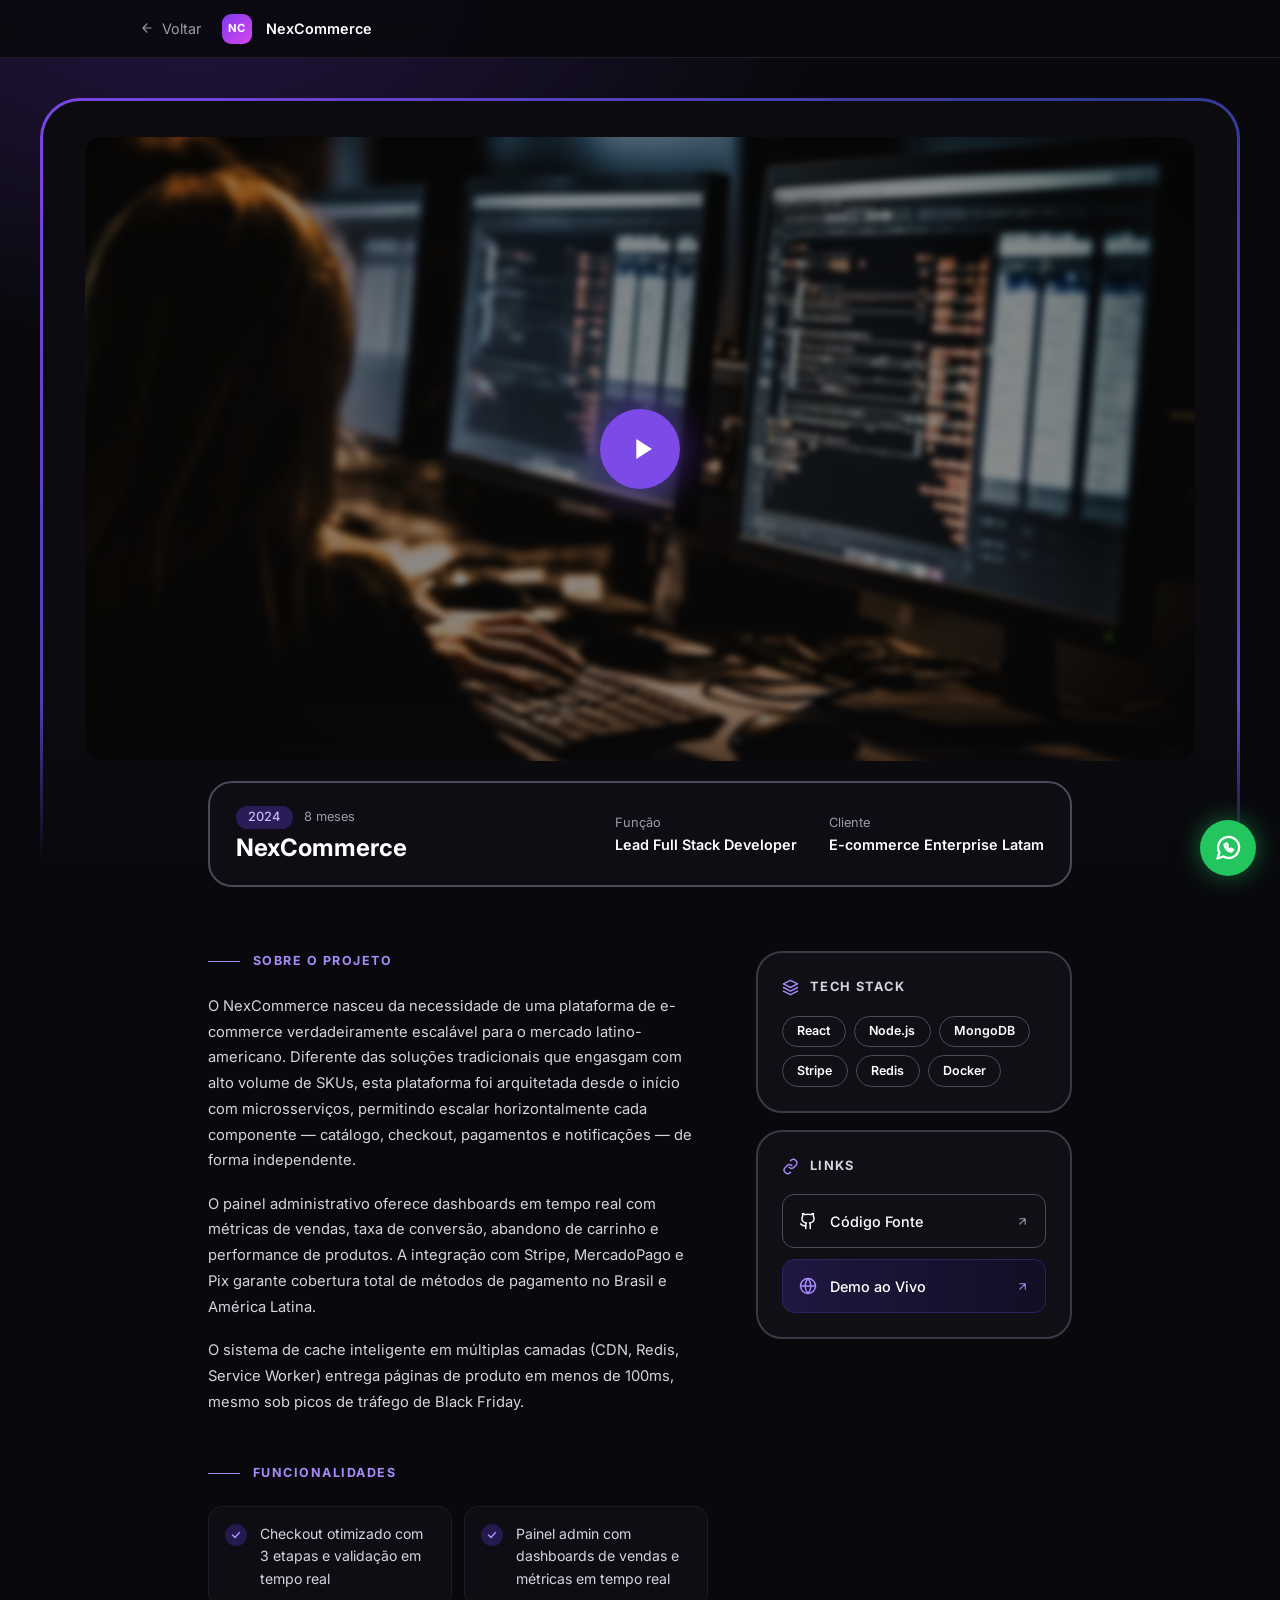
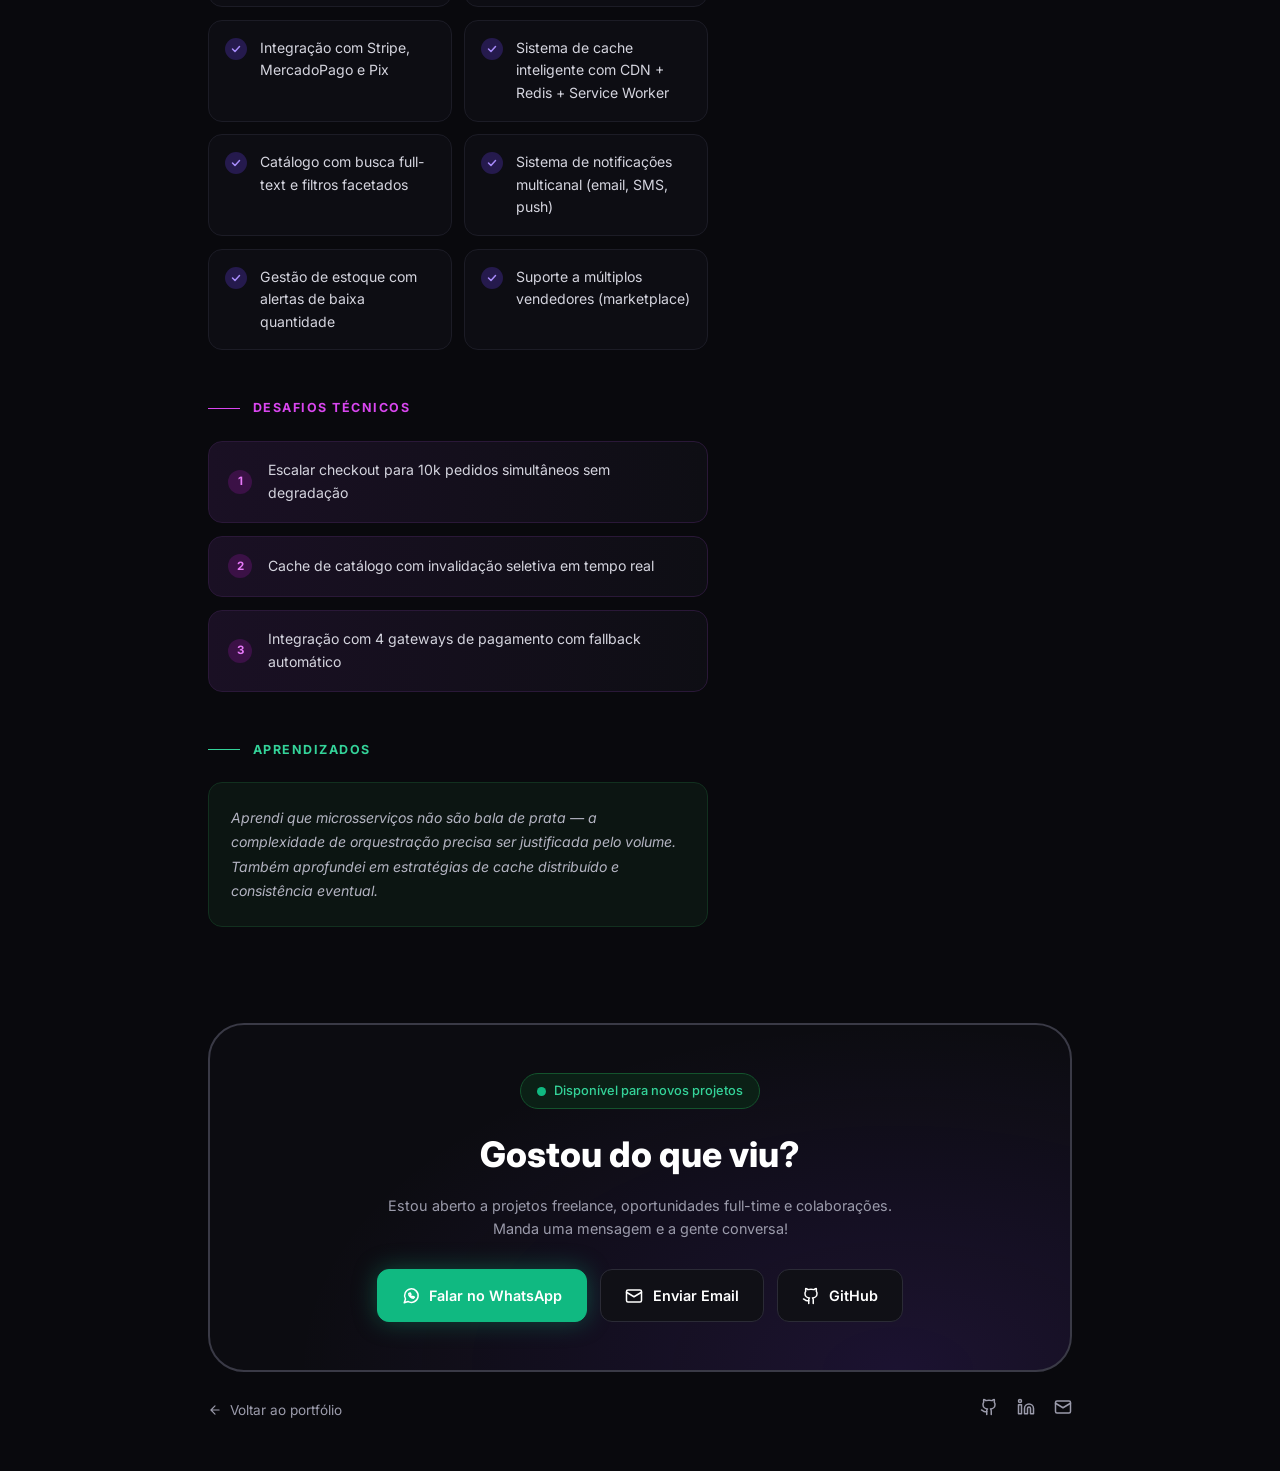
<file: pages/projeto.html>
<!DOCTYPE html>
<html lang="pt-BR">
<head>
  <meta charset="utf-8">
  <meta name="viewport" content="width=device-width, initial-scale=1">
  <title>Projeto | João Pedro Barbosa</title>
  <meta name="theme-color" content="#09090d">
  <link rel="preconnect" href="https://fonts.googleapis.com">
  <link rel="preconnect" href="https://fonts.gstatic.com" crossorigin>
  <link href="https://fonts.googleapis.com/css2?family=Inter:wght@400;500;600;700;800&display=swap" rel="stylesheet">
  <link rel="stylesheet" href="/style/projeto.css">
  <script src="/js/projeto.js" defer></script>
</head>
<body>

<!-- Ícones usados nesta tela -->
<svg width="0" height="0" style="position:absolute" aria-hidden="true">
  <symbol id="i-back" viewBox="0 0 24 24"><path d="M19 12H5M12 19l-7-7 7-7"/></symbol>
  <symbol id="i-github" viewBox="0 0 24 24"><path d="M15 22v-4a4.8 4.8 0 0 0-1-3.5c3 0 6-2 6-5.5.08-1.25-.27-2.48-1-3.5.28-1.15.28-2.35 0-3.5 0 0-1 0-3 1.5-2.64-.5-5.36-.5-8 0C6 2 5 2 5 2c-.3 1.15-.3 2.35 0 3.5A5.4 5.4 0 0 0 4 9c0 3.5 3 5.5 6 5.5-.39.49-.68 1.05-.85 1.65S8.93 17.38 9 18v4"/><path d="M9 18c-4.51 2-5-2-7-2"/></symbol>
  <symbol id="i-linkedin" viewBox="0 0 24 24"><path d="M16 8a6 6 0 0 1 6 6v7h-4v-7a2 2 0 0 0-4 0v7h-4v-7a6 6 0 0 1 6-6z"/><rect width="4" height="12" x="2" y="9"/><circle cx="4" cy="4" r="2"/></symbol>
  <symbol id="i-mail" viewBox="0 0 24 24"><rect width="20" height="16" x="2" y="4" rx="2"/><path d="m22 7-10 6L2 7"/></symbol>
  <symbol id="i-whats" viewBox="0 0 24 24"><path d="M3 21l1.7-5A9 9 0 1 1 8 19.3z"/><path d="M9 9c0 3 3 6 6 6l1.5-1.5-2-1-1 .8c-1-.4-2-1.4-2.4-2.4l.8-1-1-2z"/></symbol>
  <symbol id="i-layers" viewBox="0 0 24 24"><path d="m12 2 10 5-10 5L2 7z"/><path d="m2 12 10 5 10-5M2 17l10 5 10-5"/></symbol>
  <symbol id="i-link" viewBox="0 0 24 24"><path d="M10 13a5 5 0 0 0 7 0l3-3a5 5 0 0 0-7-7l-1 1"/><path d="M14 11a5 5 0 0 0-7 0l-3 3a5 5 0 0 0 7 7l1-1"/></symbol>
  <symbol id="i-globe" viewBox="0 0 24 24"><circle cx="12" cy="12" r="10"/><path d="M2 12h20M12 2a15 15 0 0 1 0 20M12 2a15 15 0 0 0 0 20"/></symbol>
  <symbol id="i-check" viewBox="0 0 24 24"><path d="m5 12 5 5 9-10"/></symbol>
  <symbol id="i-arrow" viewBox="0 0 24 24"><path d="M7 17 17 7M7 7h10v10"/></symbol>
  <symbol id="i-play" viewBox="0 0 24 24"><path d="M8 5v14l11-7z" fill="currentColor" stroke="none"/></symbol>
</svg>

<!-- Barra superior fixa -->
<header class="topo">
  <div class="topo-in">
    <a class="voltar" id="voltar" href="galeria.html"><svg class="i"><use href="#i-back"/></svg>Voltar</a>
    <span class="sigla" id="sigla" aria-hidden="true">NC</span>
    <span class="topo-nome" id="topo-nome">Projeto</span>
  </div>
</header>

<!-- Vídeo do YouTube dentro da moldura de notebook. O clique no play troca a capa pelo vídeo -->
<section class="hero" aria-label="Vídeo de demonstração">
  <div class="device" id="device">
    <div class="device-in">
      <div class="stage" id="stage">
        <img class="capa" id="capa" alt=""> 
        <button class="play" id="play" type="button" aria-label="Assistir ao vídeo de demonstração"><svg class="i"><use href="#i-play"/></svg></button>
      </div>
    </div>
  </div>
</section>

<!-- Cartão com ano, nome, função e cliente (sobrepõe a base da moldura) -->
<div class="info">
  <div>
    <p class="meta"><span class="pill" id="ano"></span><span id="duracao"></span></p>
    <h1 id="titulo">Projeto</h1>
  </div>
  <dl class="dados">
    <div id="d-funcao"><dt>Função</dt><dd id="funcao"></dd></div>
    <div id="d-cliente"><dt>Cliente</dt><dd id="cliente"></dd></div>
  </dl>
</div>

<main class="conteudo">
  <div class="grid">

    <div class="col-main">
      <section id="sec-sobre"><h2 class="rot">Sobre o projeto</h2><div class="texto" id="sobre"></div></section>
      <section id="sec-func"><h2 class="rot">Funcionalidades</h2><ul class="func" id="funcionalidades"></ul></section>
      <section id="sec-desafios"><h2 class="rot mag">Desafios técnicos</h2><ol class="desafios" id="desafios"></ol></section>
      <section id="sec-aprend"><h2 class="rot ver">Aprendizados</h2><p class="aprend" id="aprendizados"></p></section>
    </div>

    <!-- Fica fixa na tela enquanto você rola a coluna da esquerda (sticky) -->
    <aside class="col-side">
      <div class="box" id="box-tech"><h2 class="box-t"><svg class="i"><use href="#i-layers"/></svg>Tech Stack</h2><ul class="chips" id="tech"></ul></div>
      <div class="box" id="box-links"><h2 class="box-t"><svg class="i"><use href="#i-link"/></svg>Links</h2><div class="lks" id="links"></div></div>
    </aside>

  </div>
</main>

<section class="cta">
  <p class="disp"><span class="dot"></span>Disponível para novos projetos</p>
  <h2>Gostou do que viu?</h2>
  <p class="muted">Estou aberto a projetos freelance, oportunidades full-time e colaborações. Manda uma mensagem e a gente conversa!</p>
  <p class="cta-btns">
    <a class="b zap" id="b-whats" href="#" rel="noopener"><svg class="i"><use href="#i-whats"/></svg>Falar no WhatsApp</a>
    <a class="b" id="b-mail" href="#"><svg class="i"><use href="#i-mail"/></svg>Enviar Email</a>
    <a class="b" id="b-github" href="https://github.com/devjuao-cyber" rel="noopener"><svg class="i"><use href="#i-github"/></svg>GitHub</a>
  </p>
</section>

<footer class="rodape">
  <a class="volta-port" id="volta-port" href="index.html"><svg class="i"><use href="#i-back"/></svg>Voltar ao portfólio</a>
  <span class="soc">
    <a id="f-github" href="https://github.com/devjuao-cyber" aria-label="GitHub" rel="noopener"><svg class="i"><use href="#i-github"/></svg></a>
    <a id="f-linkedin" href="https://www.linkedin.com/in/jo%C3%A3o-pedro-barbosa-075890139/" aria-label="LinkedIn" rel="noopener"><svg class="i"><use href="#i-linkedin"/></svg></a>
    <a id="f-mail" href="mailto:joao.pedro.barbosa@gmail.com" aria-label="Email"><svg class="i"><use href="#i-mail"/></svg></a>
  </span>
</footer>

<a class="whats-fl" id="whats-fl" href="#" aria-label="Conversar no WhatsApp" rel="noopener"><svg class="i"><use href="#i-whats"/></svg></a>

</body>
</html>
</file>
<file: style/style.css>
/* ===== 1. VARIÁVEIS: cores, fonte e largura da barra lateral ===== */
:root{
  --bg:#0a0a0f; --card:#101016; --line:#2b2b36; --mut:#9b9bab;
  --p:#7c3aed; --m:#c026d3; --grad:linear-gradient(90deg,#7c3aed,#c026d3);
  --side:72px; --font:"Inter",system-ui,-apple-system,"Segoe UI",sans-serif;
}

/* ===== 2. BASE ===== */
*,*::before,*::after{box-sizing:border-box}
html{scroll-behavior:smooth}
body{margin:0;padding-left:var(--side);background:var(--bg);color:#fff;font:400 1rem/1.6 var(--font)}
h1,h2,h3,p,dl,dd,ol,ul{margin:0}
ol,ul{padding:0;list-style:none}
a{color:inherit;text-decoration:none}
img{max-width:100%;display:block}
:focus-visible{outline:2px solid #a78bfa;outline-offset:3px}
.wrap{width:min(100% - 3rem,1200px);margin-inline:auto}
.sec{padding:clamp(4rem,9vw,7rem) 0}
.muted{color:var(--mut)}
.center{text-align:center;margin-top:2.5rem}
.sr{position:absolute;width:1px;height:1px;overflow:hidden;clip:rect(0 0 0 0)}
.i{width:22px;height:22px;flex:none;fill:none;stroke:currentColor;stroke-width:2;stroke-linecap:round;stroke-linejoin:round}
.dot{display:inline-block;width:10px;height:10px;border-radius:50%;background:#22c55e;margin-right:.6rem}
.grad{background:var(--grad);-webkit-background-clip:text;background-clip:text;color:transparent}
.dim{color:#7d7d8a}
.eyebrow{display:flex;align-items:center;gap:.9rem;color:#8b5cf6;font-weight:600;font-size:1.1rem;margin-bottom:1rem}
.eyebrow::before{content:"";width:48px;height:1px;background:#6d4bd0}
h2{font-size:clamp(2rem,5vw,3.25rem);font-weight:700;line-height:1.15;margin-bottom:1.5rem}
h3{font-size:1.1rem;font-weight:600}
.btn{display:inline-flex;align-items:center;justify-content:center;gap:.6rem;padding:.9rem 1.8rem;border-radius:999px;font-weight:600;font-size:1.05rem;border:1px solid transparent;cursor:pointer;transition:filter .2s,background .2s}
.btn-main{background:var(--grad);box-shadow:0 0 24px rgba(124,58,237,.45)}
.btn-main:hover{filter:brightness(1.15)}
.btn-line{border-color:#4a4a58;background:transparent}
.btn-line:hover{background:rgba(255,255,255,.07)}

/* ===== 3. BARRA LATERAL (vira barra inferior no celular) ===== */
.side{position:fixed;inset:0 auto 0 0;width:var(--side);display:flex;flex-direction:column;align-items:center;justify-content:space-between;padding:1.5rem 0;background:var(--bg);border-right:1px solid var(--line);z-index:40}
.logo{width:48px;height:48px;border-radius:12px;display:grid;place-items:center;font-weight:600;font-size:1.2rem;background:linear-gradient(135deg,var(--p),var(--m));box-shadow:0 0 18px rgba(168,85,247,.5)}
.logo.sm{width:32px;height:32px;font-size:.9rem;border-radius:8px;box-shadow:none;margin-right:.75rem}
.side-nav{display:flex;flex-direction:column;gap:1.1rem}
.side-nav a,.side-soc a{width:46px;height:38px;display:grid;place-items:center;border-radius:8px;border:1px solid transparent;color:var(--mut);transition:color .2s,background .2s,border-color .2s}
.side-nav a:hover,.side-soc a:hover{color:#fff}
.side-nav a[aria-current="true"]{color:#fff;border-color:var(--p);background:rgba(124,58,237,.2)}
.side-soc{display:flex;flex-direction:column;gap:.5rem}
.side-soc .i{width:18px;height:18px}
.whats{position:fixed;right:2rem;bottom:2rem;width:60px;height:60px;border-radius:50%;display:grid;place-items:center;background:#22c55e;box-shadow:0 0 24px rgba(34,197,94,.5);z-index:40}
.whats .i{width:30px;height:30px}

/* ===== 4. INÍCIO ===== */
.hero{min-height:100vh;display:flex;align-items:center;
  background:
    radial-gradient(ellipse 40% 50% at 78% 45%,rgba(124,58,237,.18),transparent 50%),
    url("data:image/svg+xml,%3Csvg xmlns='http://www.w3.org/2000/svg' width='56' height='98'%3E%3Cpath d='M28 66 0 50V16L28 0l28 16v34zM28 66v32M0 50 0 82l28 16M56 50v32L28 98' fill='none' stroke='%23ffffff' stroke-opacity='0.02' stroke-width='1.5'/%3E%3C/svg%3E")}
.hero-grid{display:grid;gap:3rem;align-items:center}
.badge{display:inline-flex;align-items:center;padding:.6rem 1.1rem;border-radius:999px;background:#17172a;font-weight:600;font-size:.95rem;margin-bottom:1.5rem}
.badge .dot{margin-right:.6rem}
h1{font-size:clamp(3.2rem,9vw,6.5rem);font-weight:800;line-height:1.05;letter-spacing:-.02em;margin-bottom:1.75rem}
.role{font-size:clamp(1.4rem,3vw,1.9rem);font-weight:700;min-height:1.5em;margin-bottom:1.25rem;color:#e5e5ee}
.caret{display:inline-block;width:3px;height:1.1em;margin-left:4px;vertical-align:-.15em;background:#a855f7;animation:piscar 1s steps(1) infinite}
@keyframes piscar{50%{opacity:0}}
.lead{max-width:40rem;color:var(--mut);font-size:1.2rem;margin-bottom:2rem}
.actions{display:flex;flex-wrap:wrap;gap:1rem}
.stats{display:flex;gap:2rem;margin-top:3rem}
.stats div{text-align:center}
.stats div+div{padding-left:2rem;border-left:1px solid var(--line)}
.stats dt{font-size:2.2rem;font-weight:500;line-height:1.1}
.stats dd{color:var(--mut);font-size:.95rem}
.profile{width:100%;max-width:410px;justify-self:center;padding:1.9rem;border:2px solid #4a4a58;border-radius:40px;background:rgba(14,14,20,.85);box-shadow:0 0 90px rgba(124,58,237,.28)}
.photo{position:relative;border-radius:28px;overflow:hidden;margin-bottom:1.4rem}
.photo img{width:100%;aspect-ratio:1/1.08;object-fit:cover}
.open{position:absolute;right:.9rem;bottom:.9rem;display:inline-flex;align-items:center;padding:.3rem .8rem;border-radius:999px;background:#0b7a4b;font-size:.75rem;font-weight:600}
.open .dot{width:9px;height:9px;margin-right:.45rem}
.profile h2{font-size:1.5rem;margin-bottom:.4rem}
.sub{color:var(--mut);font-size:1.1rem;margin-bottom:1.1rem}
.chips{display:flex;flex-wrap:wrap;gap:.5rem;margin-bottom:1.25rem}
.chips li{padding:.35rem 1rem;border:1.5px solid #4a4a58;border-radius:999px;font-size:.9rem}
.p-links{display:flex;gap:.75rem}
.p-links .btn{flex:1;padding:.8rem .5rem;font-size:1rem;color:var(--mut)}

/* ===== 5. SOBRE ===== */
.about-grid{display:grid;gap:3rem}
.about-grid .muted{margin-bottom:1.25rem}
.about-grid h3{margin:2rem 0 1.25rem}
.timeline li{position:relative;padding:0 0 1.2rem 3.2rem}
.timeline li::before{content:"";position:absolute;left:.45rem;top:.45rem;width:14px;height:14px;border-radius:50%;background:#555}
.timeline li::after{content:"";position:absolute;left:.95rem;top:1.7rem;bottom:.2rem;width:1px;background:#444}
.timeline li:last-child::after{display:none}
.timeline li.atual::before{background:var(--p)}
.timeline small{color:var(--mut)}
.timeline .tag{margin-left:.5rem;padding:.05rem .6rem;border-radius:999px;background:#2a1d55;color:#a78bfa;font-size:.8rem}
.timeline b,.timeline span{display:block}
.timeline span{color:var(--mut)}
.feats{display:grid;gap:1rem;grid-template-columns:repeat(2,1fr)}
.feat{min-height:260px;padding:1.5rem;border:1.5px solid #3b2d7a;border-radius:24px}
.feat:nth-child(1){background:linear-gradient(160deg,#14142b,#1b1536)}
.feat:nth-child(2){border-color:#52286f;background:linear-gradient(160deg,#1a1230,#26122f)}
.feat:nth-child(3){border-color:#6b2468;background:linear-gradient(160deg,#241330,#2d1424)}
.feat:nth-child(4){border-color:#6b2447;background:linear-gradient(160deg,#2a1328,#2a1218)}
.feat .i{width:34px;height:34px;color:#c084fc;margin-bottom:1.5rem}
.feat h3{margin-bottom:.6rem}
.feat p{color:var(--mut);font-size:.9rem}

/* ===== 6. PROJETOS ===== */
.head-row{display:flex;flex-wrap:wrap;justify-content:space-between;align-items:flex-end;gap:1rem}
.head-row .muted{max-width:26rem}
.search{position:relative;display:block;margin:1rem 0 1.75rem}
.search input{width:100%;padding:1rem 3.2rem 1rem 1.2rem;border:0;border-radius:999px;background:#fff;color:#222;font:inherit}
.search .i{position:absolute;right:1.2rem;top:50%;width:18px;height:18px;margin-top:-9px;color:#333}
.filters{display:flex;flex-wrap:wrap;gap:.7rem;margin-bottom:2.5rem}
.filters button{padding:.35rem 1.2rem;border:1.5px solid #4a4a58;border-radius:999px;background:transparent;color:var(--mut);font:600 .85rem var(--font);cursor:pointer}
.filters button[aria-pressed="true"]{border-color:var(--p);background:rgba(124,58,237,.2);color:#a78bfa}
.proj-grid{display:grid;grid-template-columns:repeat(6,1fr);gap:1.5rem}
.proj{grid-column:span 2;display:flex;flex-direction:column;border:2px solid #3a3a46;border-radius:26px;background:var(--card);overflow:hidden}
.proj.big{grid-column:span 3}
.proj .thumb{position:relative}
.proj img{width:100%;height:130px;object-fit:cover}
.proj.big img{height:230px}
.proj .ano{position:absolute;right:1rem;top:1rem;padding:.1rem .7rem;border-radius:999px;background:rgba(40,40,48,.85);color:var(--mut);font-size:.8rem}
.proj .body{flex:1;display:flex;flex-direction:column;gap:.8rem;padding:1.3rem}
.proj h3{font-size:1.2rem;font-weight:700}
.proj .body>p{color:var(--mut);font-size:.9rem}
.proj .chips{margin:0}
.proj .chips li{font-size:.8rem;padding:.2rem .85rem;color:var(--mut)}
.proj .links{margin-top:auto;padding-top:.8rem;display:flex;align-items:center;gap:1rem;flex-wrap:wrap}
.proj .links a{display:inline-flex;align-items:center;gap:.4rem;color:var(--mut);font-size:.85rem;font-weight:600}
.proj .links a:hover{color:#fff}
.proj .links .demo{flex:1;justify-content:center;padding:.3rem;border:1.5px solid #3a3a46;border-radius:999px;color:#a78bfa}
.vazio{grid-column:1/-1;text-align:center;color:var(--mut)}

/* ===== 7. HABILIDADES ===== */
.skills-grid{display:grid;gap:2rem;margin-top:2rem;align-items:start}
.tab{width:100%;display:flex;align-items:center;gap:1rem;padding:1rem 1.25rem;margin-bottom:.9rem;border:1px solid var(--line);border-radius:20px;background:transparent;color:#fff;text-align:left;font:inherit;cursor:pointer}
.tab .ico{display:grid;place-items:center;width:84px;height:40px;border-radius:12px;color:#fff}
.tab span:nth-child(2){flex:1}
.tab small{display:block;color:var(--mut)}
.tab .i:last-child{color:#a855f7;width:20px}
.tab[aria-selected="true"]{border-color:#3b2d7a;background:linear-gradient(90deg,#2a1d55,#150f2a)}
.tab[aria-selected="true"] .ico{background:var(--p)}
.note{padding:1.4rem;border:1px solid var(--line);border-radius:20px;font-size:.9rem}
.note b{color:#a855f7;font-weight:500}
.panel{padding:2rem;border:2px solid #3a3a46;border-radius:28px;background:var(--card)}
.panel h3{display:flex;align-items:center;gap:.9rem;font-size:1.4rem;margin-bottom:1.6rem}
.panel h3 .i{color:#a78bfa}
.bar{margin-bottom:1.1rem}
.bar div:first-child{display:flex;justify-content:space-between;font-size:.9rem;font-weight:600;margin-bottom:.35rem}
.bar .trk{height:6px;border-radius:99px;background:#2b2b33;overflow:hidden}
.bar .fill{height:100%;width:0;border-radius:99px;background:var(--grad);transition:width .8s ease}

/* ===== 8. CONTATO E RODAPÉ ===== */
.contact-grid{display:grid;gap:1rem;grid-template-columns:repeat(2,1fr);margin:2.5rem 0 1rem}
.c-card{display:flex;align-items:center;gap:1rem;padding:1.1rem 1.25rem;border:1px solid var(--line);border-radius:20px;transition:border-color .2s}
.c-card:hover{border-color:var(--p)}
.c-card>span:nth-child(2){flex:1;min-width:0;overflow-wrap:anywhere}
.c-card small{display:block;color:var(--mut)}
.c-ico{display:grid;place-items:center;width:94px;height:46px;border-radius:12px;background:#2a1d55;color:#c4b5fd}
.c-ico.zap{background:#12301f;color:#4ade80}
.c-card .go{width:16px;height:16px;color:var(--mut)}
.avail{padding:1.2rem 2rem;border:1px solid #14532d;border-radius:20px;font-size:.9rem}
.avail p:first-child{color:#22c55e;font-weight:600}
.footer{border-top:1px solid var(--line);padding:1.5rem 0;color:var(--mut);font-size:.8rem}
.foot-in{display:flex;flex-wrap:wrap;gap:1rem;justify-content:space-between;align-items:center}
.foot-l{display:flex;align-items:center}
.foot-r{display:flex;gap:1.25rem}
.foot-r .i{width:17px;height:17px}

/* ===== 9. RESPONSIVO ===== */
@media (min-width:900px){
  .hero-grid{grid-template-columns:1.25fr .75fr}
  .about-grid{grid-template-columns:1fr 1.15fr}
  .skills-grid{grid-template-columns:.9fr 1.1fr}
}
@media (max-width:899px){
  .proj,.proj.big{grid-column:span 3}
}
@media (max-width:759px){
  body{padding-left:0;padding-bottom:64px}
  .side{inset:auto 0 0 0;width:auto;height:64px;flex-direction:row;justify-content:center;padding:0 .5rem;border-right:0;border-top:1px solid var(--line)}
  .side .logo,.side-soc{display:none}
  .side-nav{flex-direction:row;width:100%;justify-content:space-around;gap:0}
  .whats{right:1rem;bottom:80px;width:52px;height:52px}
  .hero{min-height:auto;padding-top:3rem}
  .stats{gap:1rem}
  .stats div+div{padding-left:1rem}
  .feats,.contact-grid{grid-template-columns:1fr}
  .feat{min-height:0}
  .proj,.proj.big{grid-column:1/-1}
  .tab .ico{width:44px}
  .c-ico{width:46px}
  .avail{padding:1rem 1.25rem}
}

/* ===== 10. MOVIMENTO REDUZIDO ===== */
@media (prefers-reduced-motion:reduce){
  html{scroll-behavior:auto}
  .caret{animation:none}
  .bar .fill{transition:none}
}

/* ===== 11. GALERIA (galeria.html) + CARTÃO SEM IMAGEM ===== */
.proj .ph{height:130px;background:linear-gradient(135deg,#2a1d55,#3b1146)}
.proj.big .ph{height:230px}
.proj .tit{display:flex;justify-content:space-between;align-items:baseline;gap:1rem}
.proj .tit .ano{position:static;padding:0;background:none;font-size:.9rem}

body.galeria{padding-left:0}
.topbar{position:sticky;top:1.5rem;z-index:30;width:min(100% - 3rem,1220px);margin:1.5rem auto 0;padding:.85rem 1.5rem;display:flex;justify-content:space-between;align-items:center;gap:1rem;border:1px solid var(--line);border-radius:22px;background:rgba(16,16,22,.92);backdrop-filter:blur(8px);font-size:.9rem;font-weight:600}
.tb-l,.tb-r{display:flex;align-items:center;gap:.9rem}
.voltar{display:inline-flex;align-items:center;gap:.5rem;margin-right:.5rem}
.voltar .i{width:16px;height:16px}
.topbar .logo.sm{margin-right:0}
.zap-pill{display:inline-flex;align-items:center;gap:.5rem;padding:.4rem .9rem;border:1px solid #14532d;border-radius:10px;background:#0f2a1b;color:#4ade80}
.zap-pill .i{width:18px;height:18px}
.gal{width:min(100% - 3rem,1220px);padding:4rem 0 5rem}
.eyebrow.mag{color:#d8b4fe}
.eyebrow.mag::before{background:#c026d3}
.gal h1{font-size:clamp(2.6rem,6vw,4.2rem);margin-bottom:1.25rem}
.gal .intro{max-width:52rem;margin-bottom:1.75rem}
.gal .search{max-width:80%}
.gal-grid{display:grid;gap:1.5rem;grid-template-columns:repeat(auto-fill,minmax(270px,1fr))}
.gal-grid .proj{grid-column:auto}
.gal-grid .proj img,.gal-grid .proj .ph{height:160px}
@media (max-width:759px){
  .gal .search{max-width:100%}
  .topbar{top:.75rem;margin-top:.75rem;padding:.7rem 1rem}
  .topbar .tt{display:none}
}
</file>
<file: style/projeto.css>
/* =========================================================
   projeto.css: tela de apresentação de um projeto
   1. Variáveis   2. Base   3. Topo   4. Vídeo   5. Cartão de info
   6. Conteúdo    7. Lateral (sticky)   8. Chamada final   9. Mobile
   ========================================================= */

/* ===== 1. VARIÁVEIS (cores e fonte) ===== */
:root{
  --bg:#09090d; --card:#0f0f15; --line:#2b2b36; --borda:#3a3a46; --mut:#9b9bab;
  --p:#7c3aed; --lil:#a78bfa; --mag:#d946ef; --ver:#34d399;
  --col:864px; /* largura do conteúdo central */
  --font:"Inter",system-ui,-apple-system,"Segoe UI",sans-serif;
}

/* ===== 2. BASE ===== */
*,*::before,*::after{
  box-sizing:border-box
}

html{
  scroll-behavior:smooth
}

body{
  margin:0;background:var(--bg);
  color:#fff;font:400 1rem/1.6 var(--font);
  background-image:radial-gradient(ellipse 70% 480px at 15% 0,rgba(124,58,237,.22),transparent 70%);background-repeat:no-repeat
}
h1,h2,p,dl,dd,ul,ol{
  margin:0
}

ul,ol{
  padding:0;list-style:none
}

a{color:inherit;text-decoration:none}
[hidden]{display:none!important}
:focus-visible{outline:2px solid #a78bfa;outline-offset:3px}
.i{width:18px;height:18px;flex:none;fill:none;stroke:currentColor;stroke-width:2;stroke-linecap:round;stroke-linejoin:round}
.muted{color:var(--mut)}
.dot{display:inline-block;width:9px;height:9px;margin-right:.6rem;border-radius:50%;background:#10b981}

/* ===== 3. TOPO FIXO ===== */
.topo{position:sticky;top:0;z-index:40;background:rgba(9,9,13,.88);backdrop-filter:blur(10px);border-bottom:1px solid #1d1d26}
.topo-in{width:min(100% - 2rem,1000px);margin-inline:auto;height:57px;display:flex;align-items:center;gap:.9rem;font-size:.9rem}
.voltar{display:inline-flex;align-items:center;gap:.5rem;color:var(--mut);margin-right:.4rem}
.voltar:hover{color:#fff}
.voltar .i{width:14px;height:14px}
.sigla{display:grid;place-items:center;width:30px;height:30px;border-radius:9px;background:linear-gradient(135deg,var(--p),var(--mag));font-size:.7rem;font-weight:700}
.topo-nome{font-weight:600}

/* ===== 4. VÍDEO NA MOLDURA DE NOTEBOOK ===== */
.hero{padding-top:2.5rem}
.device{position:relative;width:min(100% - 2rem,1200px);margin-inline:auto;padding:3px 3px 0;border-radius:40px 40px 0 0;background:linear-gradient(135deg,#7c46e6,#2d3a8c 55%,#7c46e6)}
.device-in{padding:3% 3.5% 130px;border-radius:37px 37px 0 0;background:#0b0b10} /* 130px de base: o cartão de info sobrepõe 110px, sem tocar no vídeo */
.device::after{content:"";position:absolute;inset:auto 0 0;height:190px;background:linear-gradient(transparent,var(--bg) 85%);pointer-events:none}
.device.tocando::after{display:none}
.stage{position:relative;aspect-ratio:16/9;overflow:hidden;border-radius:16px;background:linear-gradient(135deg,#1b1233,#2a1030)}
.stage iframe{position:absolute;inset:0;width:100%;height:100%;border:0}
.capa{position:absolute;inset:0;width:100%;height:100%;object-fit:cover;filter:blur(3px) brightness(.55);transform:scale(1.04)}
.play{position:absolute;left:50%;top:50%;width:80px;height:80px;margin:-40px 0 0 -40px;display:grid;place-items:center;border:0;border-radius:50%;background:#7c4ae6;color:#fff;cursor:pointer;box-shadow:0 0 40px rgba(124,58,237,.6);transition:transform .2s}
.play:hover{transform:scale(1.08)}
.play .i{width:34px;height:34px;margin-left:4px}

/* ===== 5. CARTÃO DE INFORMAÇÕES ===== */
.info{position:relative;z-index:2;width:min(100% - 2rem,var(--col));margin:-110px auto 0;padding:1.4rem 1.6rem;display:flex;flex-wrap:wrap;justify-content:space-between;align-items:center;gap:1.25rem;border:2px solid #4a4a58;border-radius:24px;background:rgba(14,14,20,.96)}
.meta{display:flex;align-items:center;gap:.7rem;margin-bottom:.3rem;color:var(--mut);font-size:.8rem}
.pill{padding:.1rem .8rem;border-radius:999px;background:#2a1d55;color:#c4b5fd;font-weight:500}
.info h1{font-size:1.5rem;font-weight:700;line-height:1.2}
.dados{display:flex;flex-wrap:wrap;gap:2rem}
.dados dt{color:var(--mut);font-size:.8rem}
.dados dd{font-weight:600;font-size:.9rem}

/* ===== 6. CONTEÚDO ===== */
.conteudo{width:min(100% - 2rem,var(--col));margin:4rem auto 0}
.grid{display:grid;grid-template-columns:minmax(0,1fr) 316px;gap:3rem;align-items:start}
.col-main section{margin-bottom:3rem}
.rot{display:flex;align-items:center;gap:.8rem;margin-bottom:1.4rem;color:var(--lil);font-size:.78rem;font-weight:700;letter-spacing:.12em;text-transform:uppercase}
.rot::before{content:"";width:32px;height:1px;background:currentColor}
.rot.mag{color:var(--mag)}
.rot.ver{color:var(--ver)}
.texto p{color:#d4d4de;font-size:.92rem;line-height:1.75;margin-bottom:1.1rem}
.func{display:grid;grid-template-columns:repeat(2,1fr);gap:.8rem}
.func li{display:flex;gap:.8rem;padding:1rem;border:1px solid #1c1c26;border-radius:14px;background:#0d0d13;color:#d4d4de;font-size:.88rem;line-height:1.6}
.chk{display:grid;place-items:center;width:22px;height:22px;flex:none;margin-top:1px;border-radius:50%;background:#251a4d;color:#a78bfa}
.chk .i{width:12px;height:12px;stroke-width:3}
.desafios{display:grid;gap:.8rem;counter-reset:d}
.desafios li{display:flex;align-items:center;gap:1rem;padding:1.1rem 1.2rem;border:1px solid #2a1838;border-radius:14px;background:linear-gradient(90deg,#1a1024,#0e0e14);color:#d4d4de;font-size:.88rem}
.desafios li::before{counter-increment:d;content:counter(d);display:grid;place-items:center;width:24px;height:24px;flex:none;border-radius:50%;background:#3b1146;color:#e879f9;font-size:.72rem;font-weight:700}
.aprend{padding:1.4rem;border:1px solid #12301f;border-radius:14px;background:#0c1512;color:#b4b4c2;font-size:.88rem;font-style:italic;line-height:1.75}

/* ===== 7. LATERAL: Tech Stack e Links acompanham a rolagem ===== */
.col-side{position:sticky;top:80px;display:grid;gap:1.1rem}
.box{padding:1.5rem;border:2px solid var(--borda);border-radius:26px;background:var(--card)}
.box-t{display:flex;align-items:center;gap:.7rem;margin-bottom:1.1rem;color:#d4d4de;font-size:.8rem;font-weight:700;letter-spacing:.1em;text-transform:uppercase}
.box-t .i{width:17px;height:17px;color:#a78bfa}
.chips{display:flex;flex-wrap:wrap;gap:.5rem}
.chips li{padding:.3rem .9rem;border:1.5px solid #4a4a58;border-radius:999px;font-size:.78rem;font-weight:600}
.lks{display:grid;gap:.7rem}
.lk{display:flex;align-items:center;gap:.8rem;padding:.9rem 1rem;border:1.5px solid #4a4a58;border-radius:12px;font-size:.9rem;font-weight:500;transition:border-color .2s,background .2s}
.lk span{flex:1}
.lk .go{width:13px;height:13px;color:var(--mut)}
.lk:hover{border-color:#a78bfa}
.lk.demo{border-color:#2d2260;background:linear-gradient(90deg,#1f1740,#120e24)}
.lk.demo .go,.lk.demo .i:first-child{color:#a78bfa}

/* ===== 8. CHAMADA FINAL, RODAPÉ E WHATSAPP ===== */
.cta{width:min(100% - 2rem,var(--col));margin:3rem auto 0;padding:3rem 1.5rem;text-align:center;border:2px solid var(--borda);border-radius:36px;background:radial-gradient(ellipse 70% 100% at 80% 100%,rgba(124,58,237,.14),transparent),#0c0c11}
.disp{display:inline-flex;align-items:center;padding:.4rem 1rem;border:1px solid #14532d;border-radius:999px;background:#0b2016;color:#34d399;font-size:.8rem;font-weight:500}
.disp .dot{margin-right:.55rem}
.cta h2{margin:1.1rem 0 .7rem;font-size:clamp(1.7rem,4vw,2.2rem);font-weight:800}
.cta .muted{max-width:34rem;margin-inline:auto;font-size:.9rem}
.cta-btns{display:flex;flex-wrap:wrap;justify-content:center;gap:.8rem;margin-top:1.8rem}
.b{display:inline-flex;align-items:center;gap:.6rem;padding:.9rem 1.5rem;border:1px solid var(--line);border-radius:12px;background:#101016;font-size:.9rem;font-weight:600;transition:filter .2s}
.b:hover{filter:brightness(1.2)}
.b.zap{border-color:#10b981;background:#10b981;box-shadow:0 0 24px rgba(16,185,129,.35)}
.rodape{width:min(100% - 2rem,var(--col));margin:1.6rem auto 0;padding-bottom:3rem;display:flex;flex-wrap:wrap;justify-content:space-between;align-items:center;gap:1rem;color:var(--mut);font-size:.85rem}
.volta-port{display:inline-flex;align-items:center;gap:.5rem}
.volta-port .i{width:14px;height:14px}
.volta-port:hover,.soc a:hover{color:#fff}
.soc{display:flex;gap:1.2rem}
.whats-fl{position:fixed;right:1.5rem;bottom:1.5rem;z-index:40;display:grid;place-items:center;width:56px;height:56px;border-radius:50%;background:#22c55e;box-shadow:0 0 24px rgba(34,197,94,.5)}
.whats-fl .i{width:28px;height:28px}

/* ===== 9. MOBILE E TABLET ===== */
@media (max-width:899px){
  .grid{grid-template-columns:1fr;gap:2rem}
  .col-side{position:static;order:-1}   /* Tech Stack e Links sobem para antes do texto */
}
@media (max-width:639px){
  .hero{padding-top:1.25rem}
  .device{border-radius:24px 24px 0 0}
  .device-in{padding:3% 3% 78px;border-radius:22px 22px 0 0}
  .device::after{height:110px}
  .stage{border-radius:10px}
  .play{width:56px;height:56px;margin:-28px 0 0 -28px}
  .play .i{width:24px;height:24px}
  .info{margin-top:-60px;padding:1.2rem}
  .dados{gap:1.2rem}
  .conteudo{margin-top:2.5rem}
  .func{grid-template-columns:1fr}
  .cta{padding:2.2rem 1.1rem;border-radius:26px}
  .b{flex:1 1 100%;justify-content:center}
  .whats-fl{width:50px;height:50px;right:1rem;bottom:1rem}
}
@media (prefers-reduced-motion:reduce){
  html{scroll-behavior:auto}
  .play{transition:none}
}
</file>
